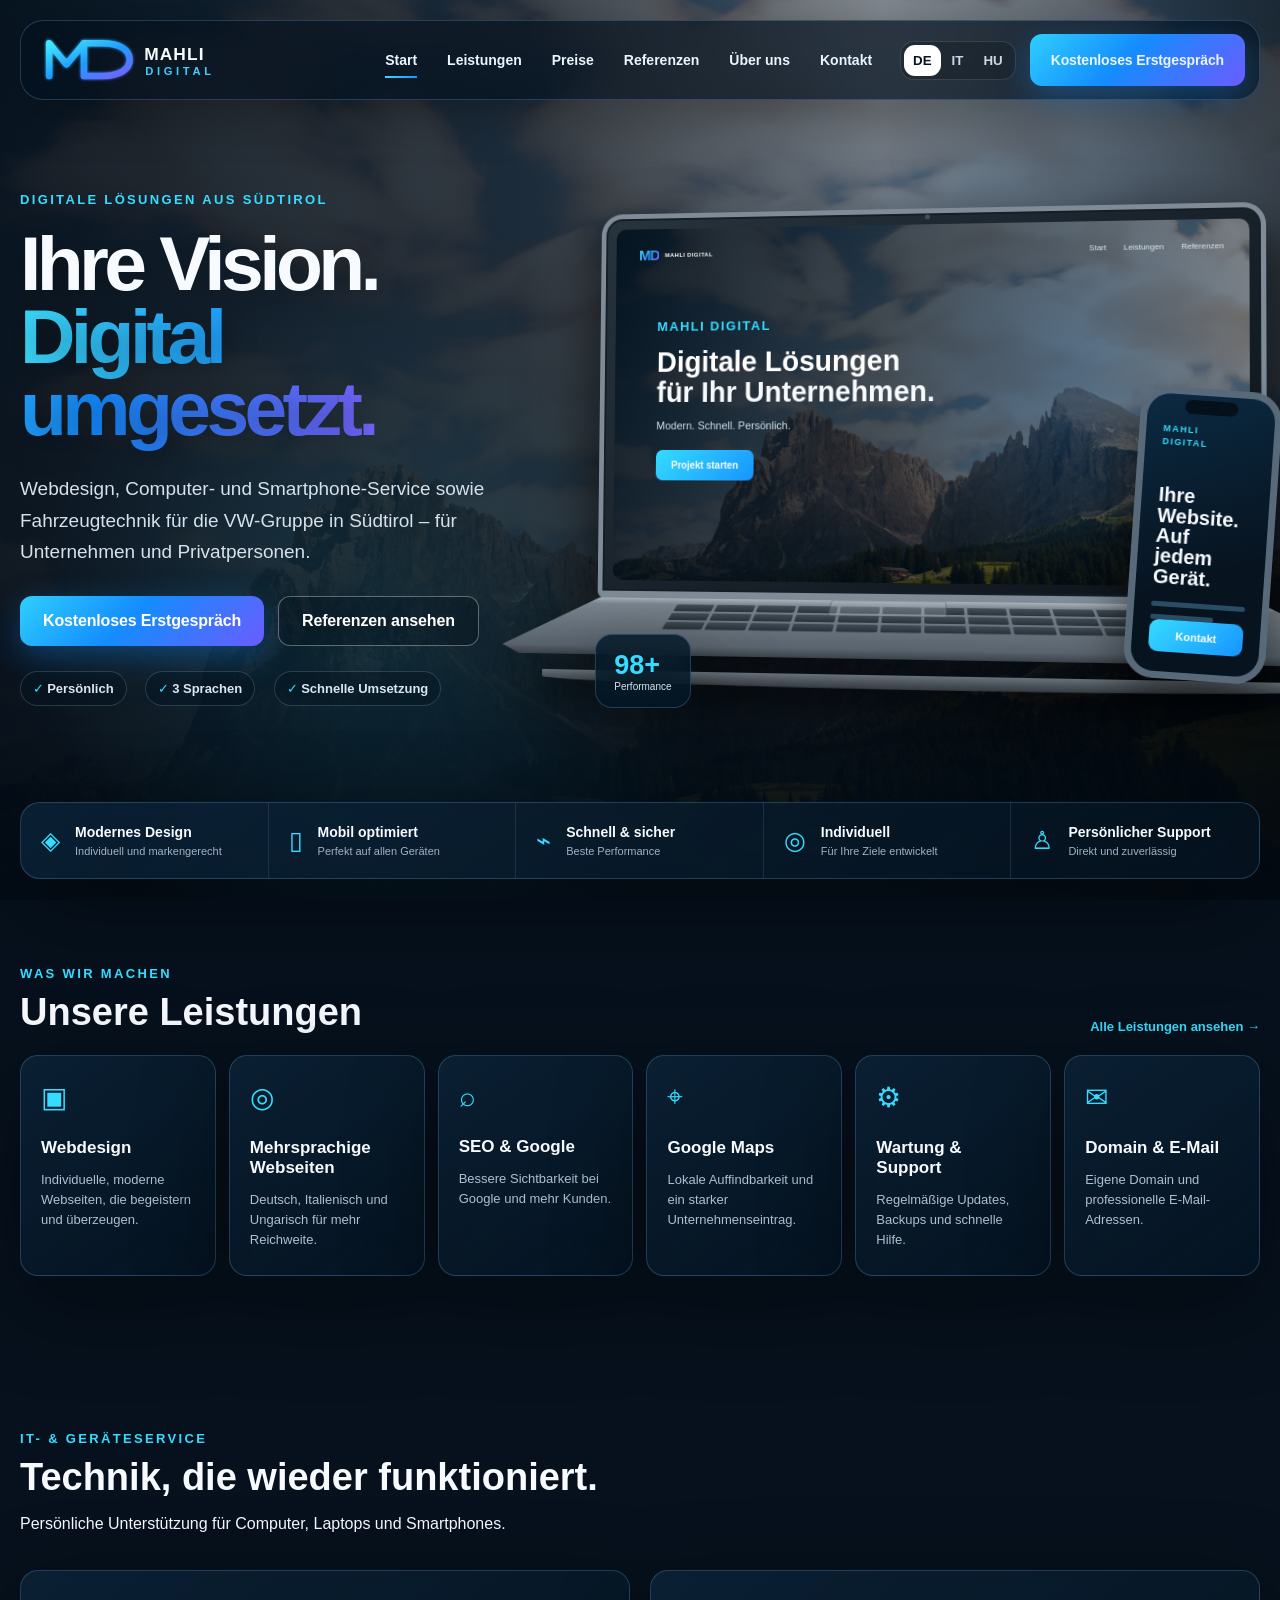
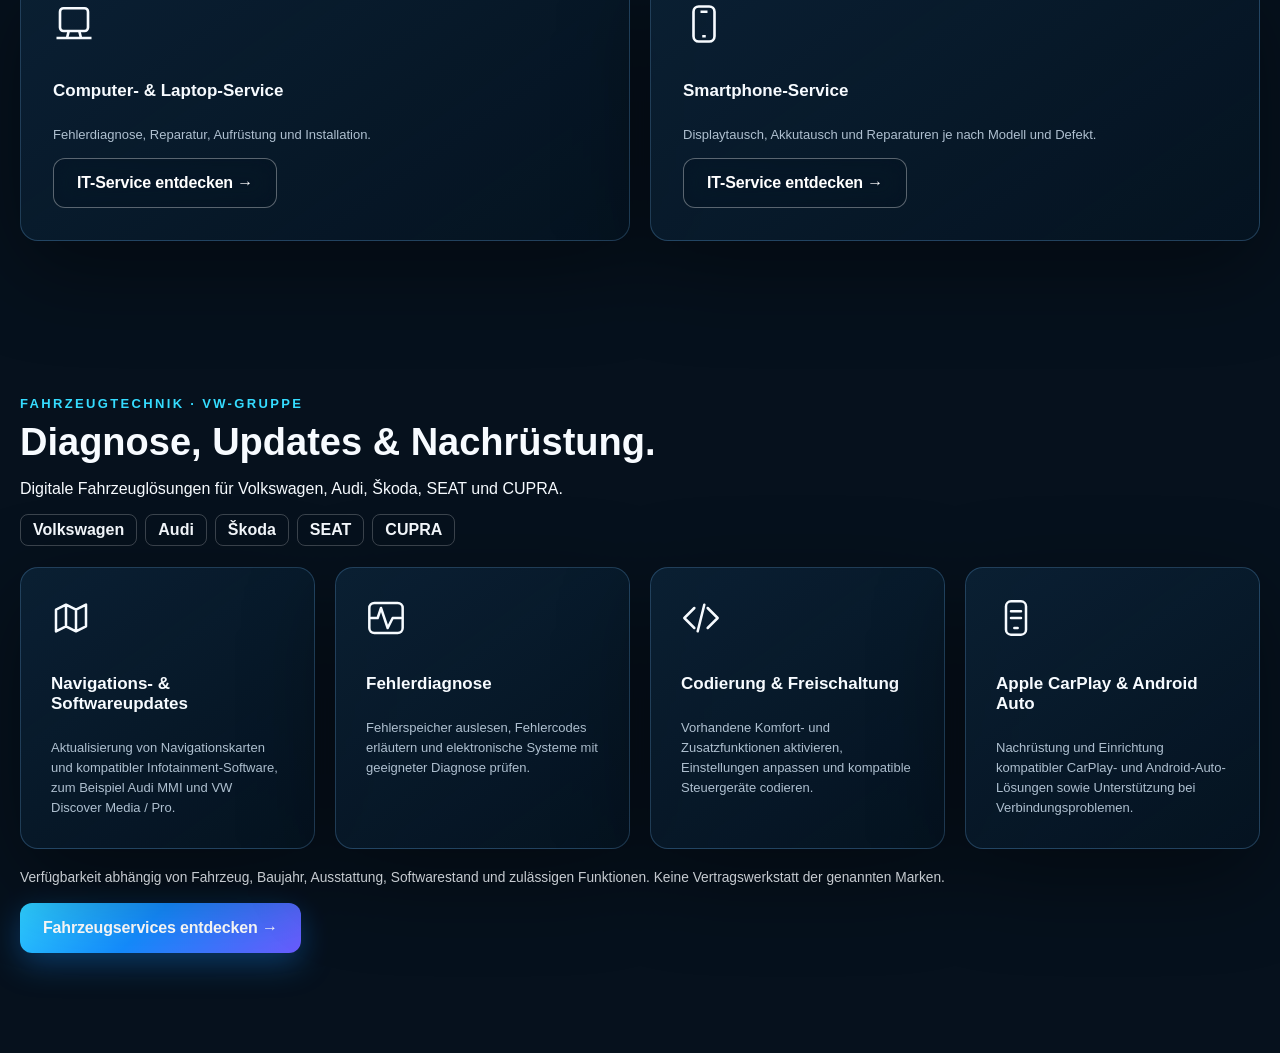
<file: index.html>
<!doctype html>
<html lang="de">
<head>
  <meta charset="utf-8">
  <meta name="viewport" content="width=device-width,initial-scale=1">
  <title>Mahli Digital | Ihre Vision. Digital umgesetzt.</title>
  <meta name="description" content="Webdesign, Computer-Service, Smartphone-Reparatur und VW-Gruppen Fahrzeugdiagnose, Codierung, Navigation und CarPlay in Südtirol.">
  <link rel="icon" href="assets/favicon.svg" type="image/svg+xml">
  <link rel="stylesheet" href="assets/styles.css">

<style id="home-mobile-header-fix-v3">
@media (max-width: 760px){
  html,body{
    overflow-x:hidden!important;
  }

  header.site-header,
  .site-header{
    position:fixed!important;
    top:8px!important;
    left:12px!important;
    right:12px!important;
    width:auto!important;
    max-width:none!important;
    margin:0!important;
    transform:none!important;
    translate:none!important;
    z-index:10000!important;
    box-sizing:border-box!important;
  }

  .site-header .header-inner,
  .site-header .nav-inner,
  .site-header .nav-wrap,
  .site-header .navbar,
  header .header-inner,
  header .nav-inner{
    width:100%!important;
    max-width:100%!important;
    min-width:0!important;
    margin:0!important;
    box-sizing:border-box!important;
    display:flex!important;
    align-items:center!important;
  }

  .site-header .brand,
  .site-header .logo,
  .site-header .site-logo,
  header .brand,
  header .logo{
    min-width:0!important;
    flex:0 1 auto!important;
    max-width:44%!important;
  }

  .site-header .brand img,
  .site-header .logo img,
  .site-header .site-logo img,
  header .brand img,
  header .logo img{
    max-width:100%!important;
    height:auto!important;
  }

  .site-header .menu-toggle,
  .site-header .nav-toggle,
  .site-header .hamburger,
  header .menu-toggle,
  header .nav-toggle,
  header .hamburger{
    flex:0 0 auto!important;
    margin-left:auto!important;
  }

  .site-header .lang-switch,
  .site-header .language-switcher,
  .site-header .languages,
  header .lang-switch,
  header .language-switcher{
    flex:0 0 auto!important;
    width:auto!important;
    max-width:none!important;
    margin-left:10px!important;
  }

  .site-header nav,
  .site-header .mobile-nav,
  header .mobile-nav{
    max-width:100%!important;
    box-sizing:border-box!important;
  }

  .site-header.hidden,
  .site-header.hide,
  .site-header.scrolled-away,
  header.hidden,
  header.hide{
    transform:none!important;
    translate:none!important;
    opacity:1!important;
    visibility:visible!important;
  }

  /* prevent first content from sitting under the fixed header */
  body{
    padding-top:88px!important;
  }
}
</style>
</head>
<body>
  <div class="page-bg" aria-hidden="true"></div>
  <header class="site-header">
    <a class="brand" href="index.html" aria-label="Mahli Digital Startseite">
      <img src="assets/logo.svg" alt="Mahli Digital">
    </a>
    <button class="menu-toggle" aria-label="Menü öffnen" aria-expanded="false"><span></span><span></span><span></span></button>
    <nav class="nav" aria-label="Hauptnavigation">
      <a class="active" href="index.html" data-i18n="nav.home">Start</a>
      <a href="leistungen.html" data-i18n="nav.services">Leistungen</a>
      <a href="preise.html" data-i18n="nav.prices">Preise</a>
      <a href="referenzen.html" data-i18n="nav.references">Referenzen</a>
      <a href="ueber-uns.html" data-i18n="nav.about">Über uns</a>
      <a href="kontakt.html" data-i18n="nav.contact">Kontakt</a>
    </nav>
    <div class="header-actions">
      <div class="language-switch" aria-label="Sprache wählen">
        <button data-lang="de" class="active">DE</button>
        <button data-lang="it">IT</button>
        <button data-lang="hu">HU</button>
      </div>
      <a href="kontakt.html" class="btn btn-primary header-cta" data-i18n="nav.cta">Kostenloses Erstgespräch</a>
    </div>
  </header>

  <main>
    <section class="hero" id="top">
      <div class="hero-content reveal">
        <p class="eyebrow" data-i18n="hero.eyebrow">DIGITALE LÖSUNGEN AUS SÜDTIROL</p>
        <h1><span data-i18n="hero.line1">Ihre Vision.</span><br><span class="accent" data-i18n="hero.line2">Digital umgesetzt.</span></h1>
        <p class="hero-copy" data-i18n="hero.copy">Webdesign, Computer- und Smartphone-Service sowie Fahrzeugtechnik für die VW-Gruppe in Südtirol – für Unternehmen und Privatpersonen.</p>
        <div class="hero-buttons">
          <a class="btn btn-primary" href="kontakt.html" data-i18n="hero.primary">Kostenloses Erstgespräch</a>
          <a class="btn btn-ghost" href="referenzen.html" data-i18n="hero.secondary">Referenzen ansehen</a>
        </div>
        <div class="trust-row">
          <span>✓ <b data-i18n="trust.personal">Persönlich</b></span>
          <span>✓ <b data-i18n="trust.languages">3 Sprachen</b></span>
          <span>✓ <b data-i18n="trust.fast">Schnelle Umsetzung</b></span>
        </div>
      </div>

      <div class="hero-visual reveal delay">
        <div class="ambient-glow"></div>
        <div class="laptop" aria-label="Webseiten-Vorschau">
          <div class="laptop-lid">
            <div class="camera"></div>
            <div class="screen">
              <div class="mini-nav">
                <span class="mini-logo"><b>MD</b><small>MAHLI DIGITAL</small></span>
                <span>Start</span><span>Leistungen</span><span>Referenzen</span>
              </div>
              <div class="mini-copy">
                <small>MAHLI DIGITAL</small>
                <strong data-i18n="mock.title">Digitale Lösungen<br>für Ihr Unternehmen.</strong>
                <em data-i18n="mock.sub">Modern. Schnell. Persönlich.</em>
                <button data-i18n="mock.button">Projekt starten</button>
              </div>
            </div>
          </div>
          <div class="laptop-deck">
            <div class="keyboard" aria-hidden="true">
              <i></i><i></i><i></i><i></i><i></i><i></i><i></i><i></i><i></i><i></i><i></i><i></i>
              <i></i><i></i><i></i><i></i><i></i><i></i><i></i><i></i><i></i><i></i><i></i><i></i>
              <i></i><i></i><i></i><i></i><i></i><i></i><i></i><i></i><i></i><i></i><i></i><i></i>
            </div>
            <div class="trackpad"></div>
          </div>
          <div class="laptop-front-lip"></div>
        </div>
        <div class="phone">
          <div class="phone-notch"></div>
          <small>MAHLI<br>DIGITAL</small>
          <strong data-i18n="phone.title">Ihre Website.<br>Auf jedem Gerät.</strong>
          <span class="phone-line"></span><span class="phone-line short"></span>
          <a href="kontakt.html" data-i18n="phone.button">Kontakt</a>
        </div>
        <div class="performance"><b>98+</b><span data-i18n="performance">Performance</span></div>
      </div>
    </section>

    <section class="quick-benefits glass-strip reveal">
      <article><span class="icon">◈</span><div><h3 data-i18n="benefit.design">Modernes Design</h3><p data-i18n="benefit.designText">Individuell und markengerecht</p></div></article>
      <article><span class="icon">▯</span><div><h3 data-i18n="benefit.mobile">Mobil optimiert</h3><p data-i18n="benefit.mobileText">Perfekt auf allen Geräten</p></div></article>
      <article><span class="icon">⌁</span><div><h3 data-i18n="benefit.speed">Schnell & sicher</h3><p data-i18n="benefit.speedText">Beste Performance</p></div></article>
      <article><span class="icon">◎</span><div><h3 data-i18n="benefit.custom">Individuell</h3><p data-i18n="benefit.customText">Für Ihre Ziele entwickelt</p></div></article>
      <article><span class="icon">♙</span><div><h3 data-i18n="benefit.support">Persönlicher Support</h3><p data-i18n="benefit.supportText">Direkt und zuverlässig</p></div></article>
    </section>

    <section class="preview-section reveal">
      <div class="section-head"><div><p class="eyebrow" data-i18n="services.kicker">WAS WIR MACHEN</p><h2 data-i18n="services.title">Unsere Leistungen</h2></div><a href="leistungen.html" data-i18n="services.all">Alle Leistungen ansehen →</a></div>
      <div class="service-grid">
        <article class="glass-card"><span>▣</span><h3 data-i18n="services.web">Webdesign</h3><p data-i18n="services.webText">Individuelle, moderne Webseiten, die begeistern und überzeugen.</p></article>
        <article class="glass-card"><span>◎</span><h3 data-i18n="services.multi">Mehrsprachige Webseiten</h3><p data-i18n="services.multiText">Deutsch, Italienisch und Ungarisch für mehr Reichweite.</p></article>
        <article class="glass-card"><span>⌕</span><h3 data-i18n="services.seo">SEO & Google</h3><p data-i18n="services.seoText">Bessere Sichtbarkeit bei Google und mehr Kunden.</p></article>
        <article class="glass-card"><span>⌖</span><h3 data-i18n="services.maps">Google Maps</h3><p data-i18n="services.mapsText">Lokale Auffindbarkeit und ein starker Unternehmenseintrag.</p></article>
        <article class="glass-card"><span>⚙</span><h3 data-i18n="services.care">Wartung & Support</h3><p data-i18n="services.careText">Regelmäßige Updates, Backups und schnelle Hilfe.</p></article>
        <article class="glass-card"><span>✉</span><h3 data-i18n="services.domain">Domain & E-Mail</h3><p data-i18n="services.domainText">Eigene Domain und professionelle E-Mail-Adressen.</p></article>
      </div>
    </section>
<section id="it-service" class="preview-section reveal" style="margin-top:40px;scroll-margin-top:140px"><div class="section-head"><div><p class="eyebrow" data-i18n="repair.kicker">IT- &amp; GERÄTESERVICE</p><h2 data-i18n="repair.title">Technik, die wieder funktioniert.</h2><p data-i18n="repair.intro">Persönliche Unterstützung für Computer, Laptops und Smartphones.</p></div></div><div style="display:grid;grid-template-columns:repeat(auto-fit,minmax(min(100%,320px),1fr));gap:20px"><article class="glass-card" style="padding:clamp(20px,3vw,32px);display:flex;flex-direction:column;align-items:flex-start;gap:12px"><svg aria-hidden="true" width="42" height="42" viewBox="0 0 24 24" fill="none" stroke="currentColor" stroke-width="1.5"><rect x="4" y="3" width="16" height="13" rx="2"/><path d="M2 20h20M8 20l1-4m6 0 1 4"/></svg><h3 data-i18n="repair.pc">Computer- &amp; Laptop-Service</h3><p data-i18n="repair.pcText">Fehlerdiagnose, Reparatur, Aufrüstung und Installation.</p><a class="btn btn-ghost" style="margin-top:auto" href="leistungen.html#it-service" data-i18n="repair.more">IT-Service entdecken →</a></article><article class="glass-card" style="padding:clamp(20px,3vw,32px);display:flex;flex-direction:column;align-items:flex-start;gap:12px"><svg aria-hidden="true" width="42" height="42" viewBox="0 0 24 24" fill="none" stroke="currentColor" stroke-width="1.5"><rect x="6" y="2" width="12" height="20" rx="3"/><path d="M10 5h4m-3 14h2"/></svg><h3 data-i18n="repair.phone">Smartphone-Service</h3><p data-i18n="repair.phoneText">Displaytausch, Akkutausch und Reparaturen je nach Modell und Defekt.</p><a class="btn btn-ghost" style="margin-top:auto" href="leistungen.html#it-service" data-i18n="repair.more">IT-Service entdecken →</a></article></div></section>
<section id="vehicle-service" class="preview-section reveal" style="margin-top:40px;scroll-margin-top:140px"><div class="section-head"><div><p class="eyebrow" data-i18n="auto.kicker">FAHRZEUGTECHNIK · VW-GRUPPE</p><h2 data-i18n="auto.title">Diagnose, Updates &amp; Nachrüstung.</h2><p data-i18n="auto.intro">Digitale Fahrzeuglösungen für Volkswagen, Audi, Škoda, SEAT und CUPRA.</p><div style="display:flex;flex-wrap:wrap;gap:8px;margin-top:16px"><span style="font-weight:700;border:1px solid rgba(255,255,255,.22);border-radius:8px;padding:6px 12px">Volkswagen</span><span style="font-weight:700;border:1px solid rgba(255,255,255,.22);border-radius:8px;padding:6px 12px">Audi</span><span style="font-weight:700;border:1px solid rgba(255,255,255,.22);border-radius:8px;padding:6px 12px">Škoda</span><span style="font-weight:700;border:1px solid rgba(255,255,255,.22);border-radius:8px;padding:6px 12px">SEAT</span><span style="font-weight:700;border:1px solid rgba(255,255,255,.22);border-radius:8px;padding:6px 12px">CUPRA</span></div></div></div><div style="display:grid;grid-template-columns:repeat(auto-fit,minmax(min(100%,270px),1fr));gap:20px"><article class="glass-card" style="padding:clamp(20px,3vw,30px);display:flex;flex-direction:column;align-items:flex-start;gap:12px"><svg aria-hidden="true" width="40" height="40" viewBox="0 0 24 24" fill="none" stroke="currentColor" stroke-width="1.5" stroke-linecap="round" stroke-linejoin="round"><path d="M3 7l6-3 6 3 6-3v13l-6 3-6-3-6 3zM9 4v13m6-10v13"/></svg><h3 data-i18n="auto.update">Navigations- &amp; Softwareupdates</h3><p data-i18n="auto.updateText">Aktualisierung von Navigationskarten und kompatibler Infotainment-Software, zum Beispiel Audi MMI und VW Discover Media / Pro.</p></article><article class="glass-card" style="padding:clamp(20px,3vw,30px);display:flex;flex-direction:column;align-items:flex-start;gap:12px"><svg aria-hidden="true" width="40" height="40" viewBox="0 0 24 24" fill="none" stroke="currentColor" stroke-width="1.5" stroke-linecap="round" stroke-linejoin="round"><path d="M3 12h4l2-6 4 12 3-6h5"/><rect x="2" y="3" width="20" height="18" rx="3"/></svg><h3 data-i18n="auto.diag">Fehlerdiagnose</h3><p data-i18n="auto.diagText">Fehlerspeicher auslesen, Fehlercodes erläutern und elektronische Systeme mit geeigneter Diagnose prüfen.</p></article><article class="glass-card" style="padding:clamp(20px,3vw,30px);display:flex;flex-direction:column;align-items:flex-start;gap:12px"><svg aria-hidden="true" width="40" height="40" viewBox="0 0 24 24" fill="none" stroke="currentColor" stroke-width="1.5" stroke-linecap="round" stroke-linejoin="round"><path d="M8 6l-6 6 6 6m8-12l6 6-6 6M14 4l-4 16"/></svg><h3 data-i18n="auto.coding">Codierung &amp; Freischaltung</h3><p data-i18n="auto.codingText">Vorhandene Komfort- und Zusatzfunktionen aktivieren, Einstellungen anpassen und kompatible Steuergeräte codieren.</p></article><article class="glass-card" style="padding:clamp(20px,3vw,30px);display:flex;flex-direction:column;align-items:flex-start;gap:12px"><svg aria-hidden="true" width="40" height="40" viewBox="0 0 24 24" fill="none" stroke="currentColor" stroke-width="1.5" stroke-linecap="round" stroke-linejoin="round"><rect x="6" y="2" width="12" height="20" rx="3"/><path d="M9 8h6m-6 4h6m-4 6h2"/></svg><h3 data-i18n="auto.connect">Apple CarPlay &amp; Android Auto</h3><p data-i18n="auto.connectText">Nachrüstung und Einrichtung kompatibler CarPlay- und Android-Auto-Lösungen sowie Unterstützung bei Verbindungsproblemen.</p></article></div><p style="font-size:.86rem;opacity:.8;margin-top:18px;line-height:1.6" data-i18n="auto.note">Verfügbarkeit abhängig von Fahrzeug, Baujahr, Ausstattung, Softwarestand und zulässigen Funktionen. Keine Vertragswerkstatt der genannten Marken.</p><a class="btn btn-primary" href="leistungen.html#vehicle-service" data-i18n="auto.more">Fahrzeugservices entdecken →</a></section>
  </main>

  <script src="assets/app.js"></script>
</body>
</html>
</file>
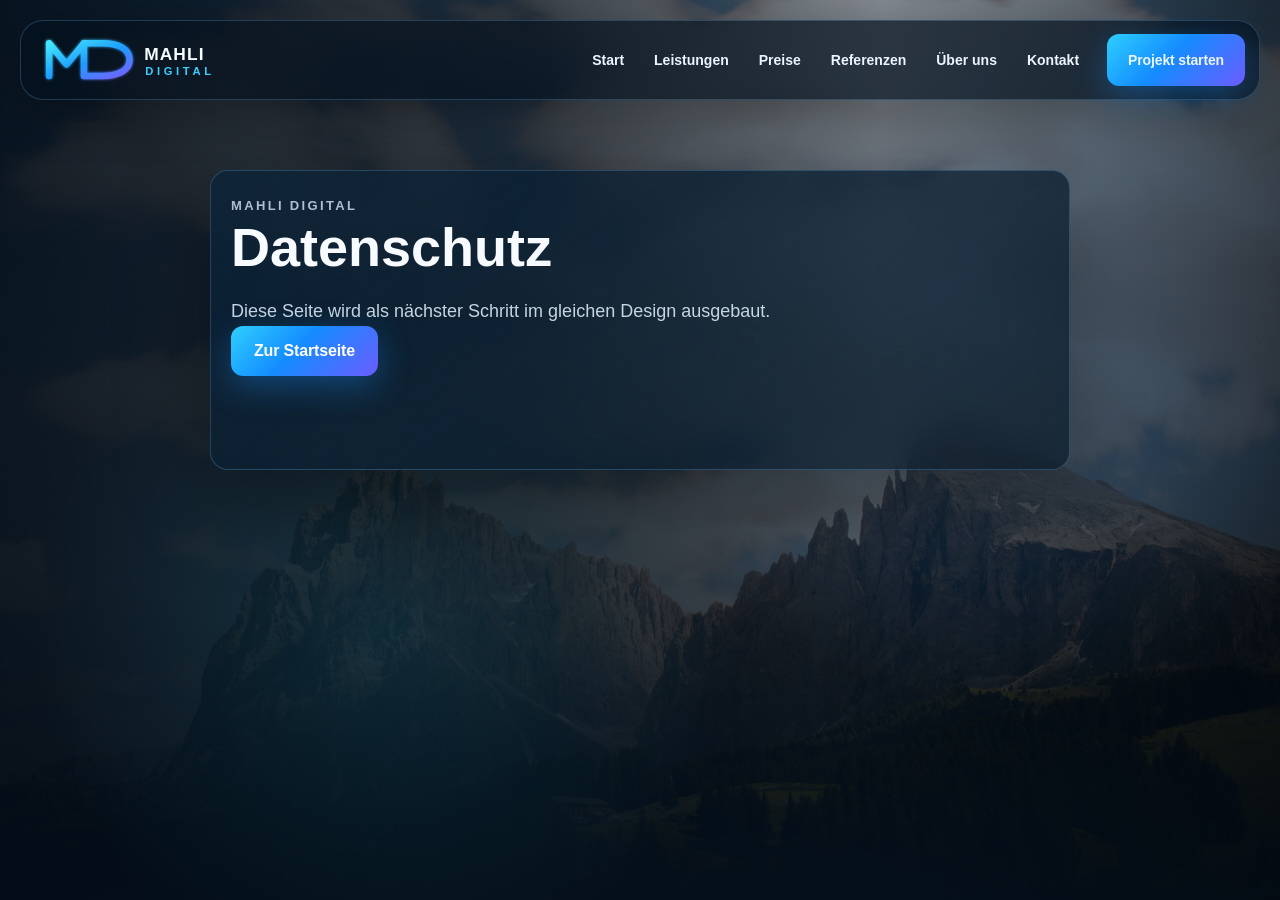
<file: datenschutz.html>
<!doctype html><html lang="de"><head><meta charset="utf-8"><meta name="viewport" content="width=device-width,initial-scale=1"><title>Datenschutz | Mahli Digital</title><link rel="icon" href="assets/favicon.svg"><link rel="stylesheet" href="assets/styles.css"></head><body><div class="page-bg"></div><header class="site-header"><a class="brand" href="index.html"><img src="assets/logo.svg" alt="Mahli Digital"></a><nav class="nav"><a href="index.html">Start</a><a href="leistungen.html">Leistungen</a><a href="preise.html">Preise</a><a href="referenzen.html">Referenzen</a><a href="ueber-uns.html">Über uns</a><a href="kontakt.html">Kontakt</a></nav><div class="header-actions"><a class="btn btn-primary header-cta" href="kontakt.html">Projekt starten</a></div></header><main class="preview-section" style="padding-top:170px;min-height:100vh"><div class="glass-card" style="max-width:860px;margin:auto;min-height:300px"><p class="eyebrow">MAHLI DIGITAL</p><h1 style="font-size:54px;margin:0 0 20px">Datenschutz</h1><p style="color:#c7d5e2;font-size:18px">Diese Seite wird als nächster Schritt im gleichen Design ausgebaut.</p><a class="btn btn-primary" href="index.html">Zur Startseite</a></div></main></body></html>
</file>
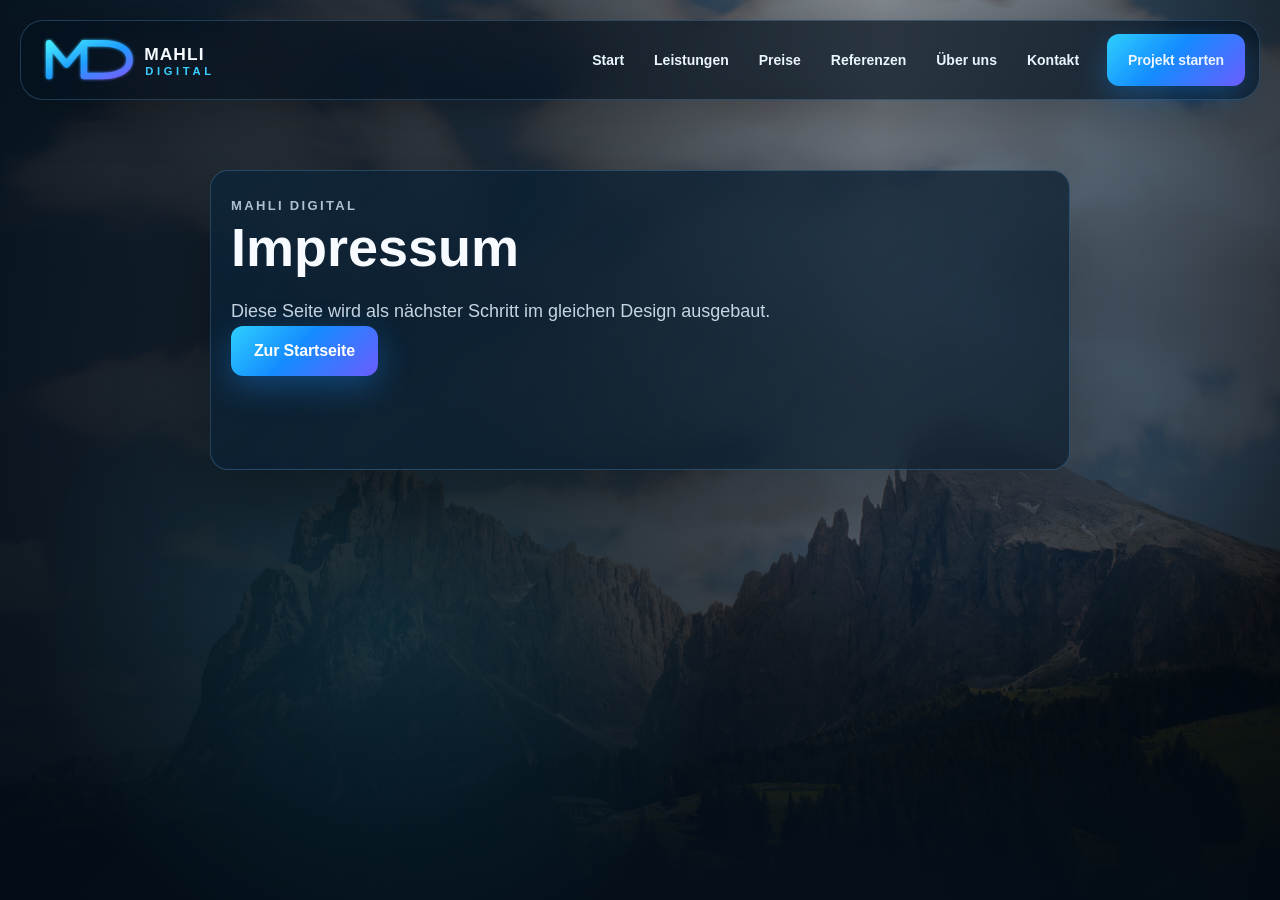
<file: impressum.html>
<!doctype html><html lang="de"><head><meta charset="utf-8"><meta name="viewport" content="width=device-width,initial-scale=1"><title>Impressum | Mahli Digital</title><link rel="icon" href="assets/favicon.svg"><link rel="stylesheet" href="assets/styles.css"></head><body><div class="page-bg"></div><header class="site-header"><a class="brand" href="index.html"><img src="assets/logo.svg" alt="Mahli Digital"></a><nav class="nav"><a href="index.html">Start</a><a href="leistungen.html">Leistungen</a><a href="preise.html">Preise</a><a href="referenzen.html">Referenzen</a><a href="ueber-uns.html">Über uns</a><a href="kontakt.html">Kontakt</a></nav><div class="header-actions"><a class="btn btn-primary header-cta" href="kontakt.html">Projekt starten</a></div></header><main class="preview-section" style="padding-top:170px;min-height:100vh"><div class="glass-card" style="max-width:860px;margin:auto;min-height:300px"><p class="eyebrow">MAHLI DIGITAL</p><h1 style="font-size:54px;margin:0 0 20px">Impressum</h1><p style="color:#c7d5e2;font-size:18px">Diese Seite wird als nächster Schritt im gleichen Design ausgebaut.</p><a class="btn btn-primary" href="index.html">Zur Startseite</a></div></main></body></html>
</file>
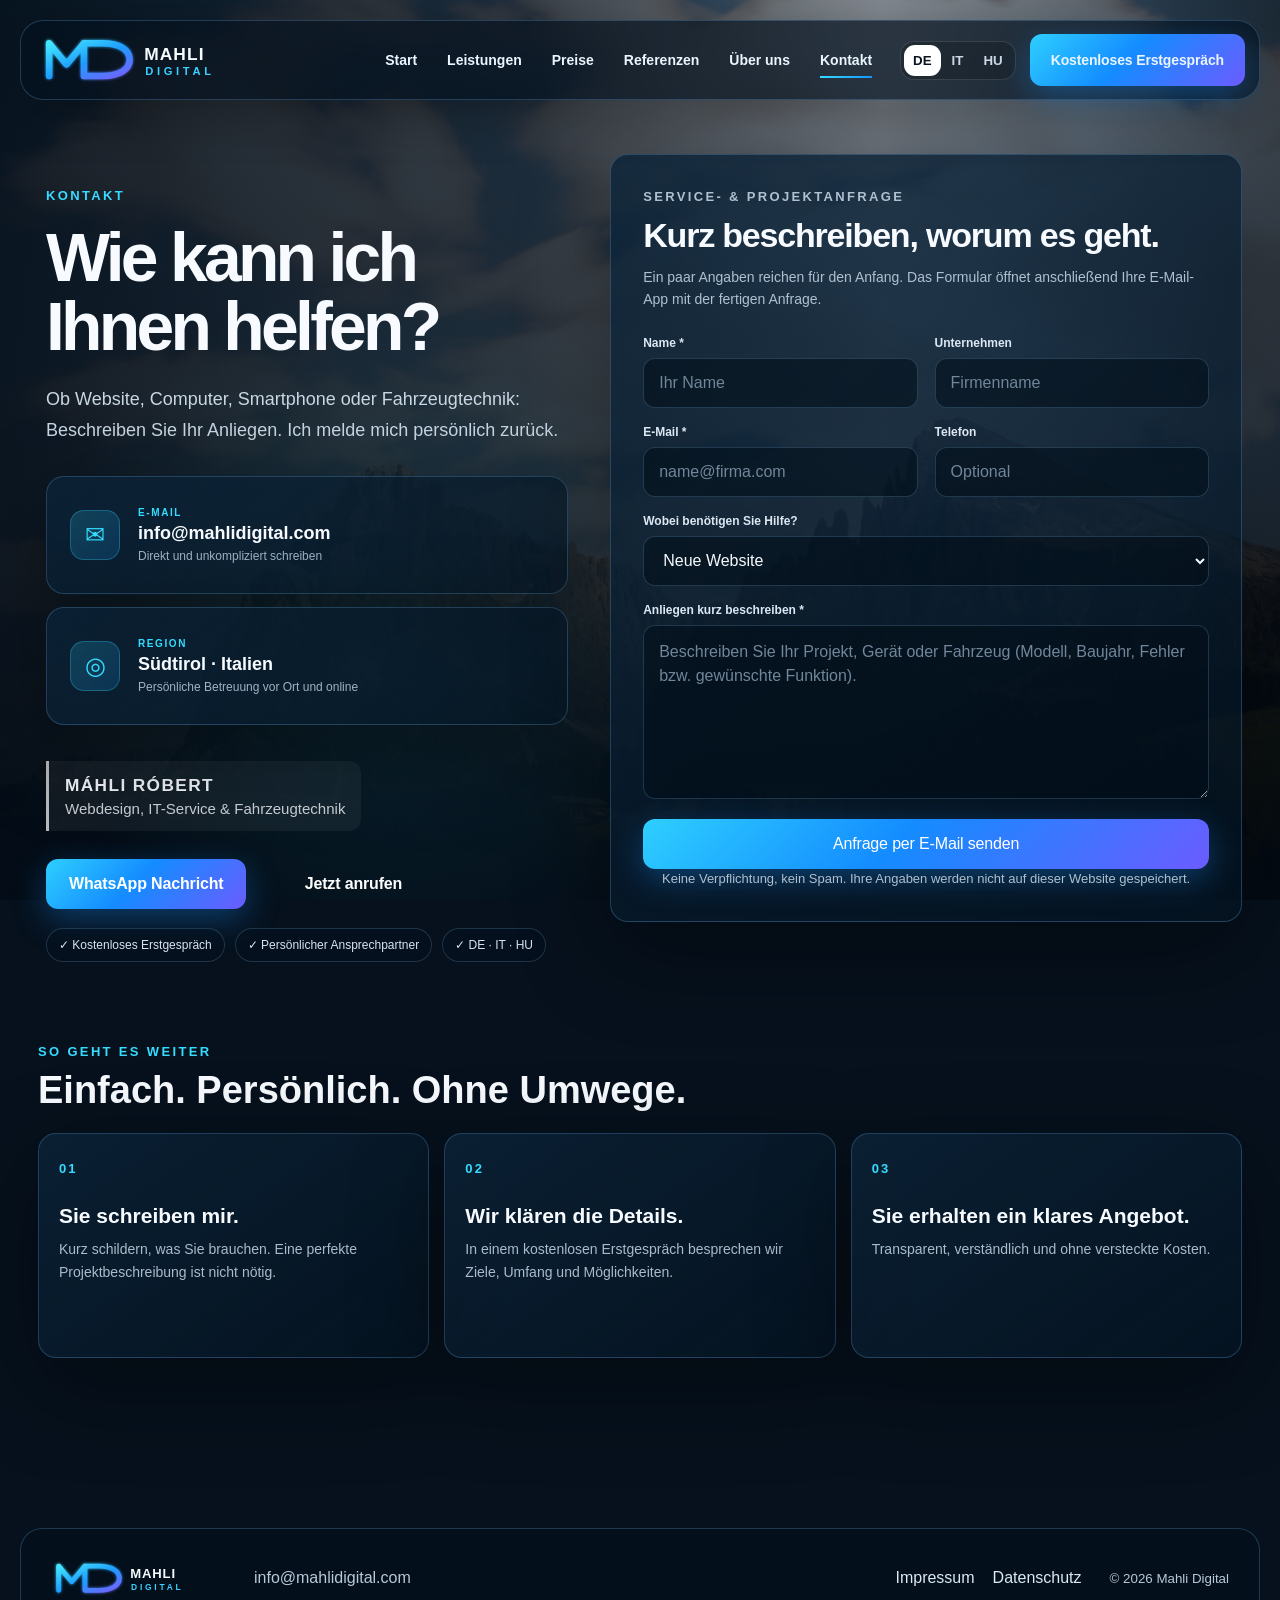
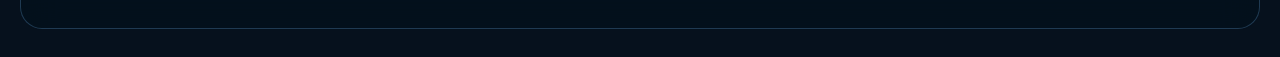
<file: kontakt.html>
<!doctype html>
<html lang="de"><head><meta charset="utf-8"><meta name="viewport" content="width=device-width,initial-scale=1"><title>Kontakt | Mahli Digital</title><meta name="description" content="Kontaktieren Sie Mahli Digital für Webdesign, IT-Service, Smartphone-Reparaturen und Fahrzeugtechnik der VW-Gruppe in Südtirol."><link rel="icon" href="assets/favicon.svg" type="image/svg+xml"><link rel="stylesheet" href="assets/styles.css">
<style>
.contact-person{margin:18px 0 16px;padding:14px 16px;border-left:3px solid rgba(255,255,255,.7);background:rgba(255,255,255,.055);border-radius:0 12px 12px 0}
.contact-person-name{font-weight:800;letter-spacing:.08em;font-size:1.08rem}
.contact-person-role{margin-top:4px;opacity:.78;font-size:.94rem}
</style>
</head>
<body><div class="page-bg" aria-hidden="true"></div>
<header class="site-header"><a class="brand" href="index.html"><img src="assets/logo.svg" alt="Mahli Digital"></a><button class="menu-toggle" aria-label="Menü öffnen" aria-expanded="false"><span></span><span></span><span></span></button><nav class="nav"><a href="index.html" data-i18n="nav.home">Start</a><a href="leistungen.html" data-i18n="nav.services">Leistungen</a><a href="preise.html" data-i18n="nav.prices">Preise</a><a href="referenzen.html" data-i18n="nav.references">Referenzen</a><a href="ueber-uns.html" data-i18n="nav.about">Über uns</a><a class="active" href="kontakt.html" data-i18n="nav.contact">Kontakt</a></nav><div class="header-actions"><div class="language-switch"><button data-lang="de" class="active">DE</button><button data-lang="it">IT</button><button data-lang="hu">HU</button></div><a href="#projekt" class="btn btn-primary header-cta" data-i18n="nav.cta">Kostenloses Erstgespräch</a></div></header>

<main class="subpage-main contact-main">
<section class="contact-hero reveal">
  <div class="contact-copy">
    <p class="eyebrow" data-i18n="contact.eyebrow">KONTAKT</p>
    <h1 data-i18n="contact.title">Wie kann ich Ihnen helfen?</h1>
    <p class="contact-lead" data-i18n="contact.intro">Ob Website, Computer, Smartphone oder Fahrzeugtechnik: Beschreiben Sie Ihr Anliegen. Ich melde mich persönlich zurück.</p>
    <div class="contact-direct">
      <a class="contact-method glass-card" href="mailto:info@mahlidigital.com"><span>✉</span><div><small data-i18n="contact.emailLabel">E-MAIL</small><strong>info@mahlidigital.com</strong><em data-i18n="contact.emailHint">Direkt und unkompliziert schreiben</em></div></a>
      <div class="contact-method glass-card"><span>◎</span><div><small data-i18n="contact.regionLabel">REGION</small><strong data-i18n="contact.region">Südtirol · Italien</strong><em data-i18n="contact.regionHint">Persönliche Betreuung vor Ort und online</em></div></div>
    </div>
    <div class="contact-action-buttons">
      
<div class="contact-person">
  <div class="contact-person-name">MÁHLI RÓBERT</div>
  <div class="contact-person-role" data-i18n="contact_role">Webdesign, IT-Service &amp; Fahrzeugtechnik</div>
</div>
<a class="btn btn-primary" href="https://wa.me/393285556360" target="_blank" rel="noopener" data-i18n="contact.whatsapp">WhatsApp Nachricht</a>
      <a class="btn btn-secondary" href="tel:+393285556360" data-i18n="contact.call">Jetzt anrufen</a>
    </div>
    <div class="contact-points">
      <span data-i18n="contact.point1">✓ Kostenloses Erstgespräch</span>
      <span data-i18n="contact.point2">✓ Persönlicher Ansprechpartner</span>
      <span data-i18n="contact.point3">✓ DE · IT · HU</span>
    </div>
  </div>

  <form class="contact-form glass-card" id="projekt">
    <div class="form-head"><p class="eyebrow" data-i18n="contact.formKicker">SERVICE- &amp; PROJEKTANFRAGE</p><h2 data-i18n="contact.formTitle">Kurz beschreiben, worum es geht.</h2><p data-i18n="contact.formText">Ein paar Angaben reichen für den Anfang. Das Formular öffnet anschließend Ihre E-Mail-App mit der fertigen Anfrage.</p></div>
    <div class="form-grid">
      <label><span data-i18n="contact.name">Name *</span><input id="contact-name" type="text" required autocomplete="name" data-i18n-placeholder="contact.namePh" placeholder="Ihr Name"></label>
      <label><span data-i18n="contact.company">Unternehmen</span><input id="contact-company" type="text" autocomplete="organization" data-i18n-placeholder="contact.companyPh" placeholder="Firmenname"></label>
      <label><span data-i18n="contact.email">E-Mail *</span><input id="contact-email" type="email" required autocomplete="email" data-i18n-placeholder="contact.emailPh" placeholder="name@firma.com"></label>
      <label><span data-i18n="contact.phone">Telefon</span><input id="contact-phone" type="tel" autocomplete="tel" data-i18n-placeholder="contact.phonePh" placeholder="Optional"></label>
      <label class="full"><span data-i18n="contact.projectType">Wobei benötigen Sie Hilfe?</span><select id="contact-type"><option value="website" data-i18n="contact.opt1">Neue Website</option><option value="relaunch" data-i18n="contact.opt2">Bestehende Website erneuern</option><option value="multilingual" data-i18n="contact.opt3">Mehrsprachige Website</option><option value="seo" data-i18n="contact.opt4">SEO / Google / Sichtbarkeit</option><option value="computer" data-i18n="contact.opt6">Computer- / Laptop-Service</option><option value="smartphone" data-i18n="contact.opt7">Smartphone-Reparatur / Displaytausch</option><option value="auto-update" data-i18n="contact.opt8">Navigation / Softwareupdate</option><option value="auto-diag" data-i18n="contact.opt9">Fahrzeugdiagnose / Fehlercodes</option><option value="auto-coding" data-i18n="contact.opt10">Codierung / Funktionsfreischaltung</option><option value="auto-connect" data-i18n="contact.opt11">Apple CarPlay / Android Auto</option><option value="other" data-i18n="contact.opt5">Etwas anderes</option></select></label>
      <label class="full"><span data-i18n="contact.message">Anliegen kurz beschreiben *</span><textarea id="contact-message" rows="6" required data-i18n-placeholder="contact.messagePh" placeholder="Beschreiben Sie Ihr Projekt, Gerät oder Fahrzeug (Modell, Baujahr, Fehler bzw. gewünschte Funktion)."></textarea></label>
    </div>
    <button class="btn btn-primary contact-submit" type="submit" data-i18n="contact.submit">Anfrage per E-Mail senden</button>
    <p class="form-note" data-i18n="contact.note">Keine Verpflichtung, kein Spam. Ihre Angaben werden nicht auf dieser Website gespeichert.</p>
  </form>
</section>

<section class="contact-next reveal">
  <div class="section-head"><div><p class="eyebrow" data-i18n="contact.nextKicker">SO GEHT ES WEITER</p><h2 data-i18n="contact.nextTitle">Einfach. Persönlich. Ohne Umwege.</h2></div></div>
  <div class="contact-steps">
    <article class="glass-card"><span>01</span><h3 data-i18n="contact.step1t">Sie schreiben mir.</h3><p data-i18n="contact.step1d">Kurz schildern, was Sie brauchen. Eine perfekte Projektbeschreibung ist nicht nötig.</p></article>
    <article class="glass-card"><span>02</span><h3 data-i18n="contact.step2t">Wir klären die Details.</h3><p data-i18n="contact.step2d">In einem kostenlosen Erstgespräch besprechen wir Ziele, Umfang und Möglichkeiten.</p></article>
    <article class="glass-card"><span>03</span><h3 data-i18n="contact.step3t">Sie erhalten ein klares Angebot.</h3><p data-i18n="contact.step3d">Transparent, verständlich und ohne versteckte Kosten.</p></article>
  </div>
</section>
</main>
<footer class="site-footer"><a class="footer-brand" href="index.html"><img src="assets/logo.svg" alt="Mahli Digital"></a><p><a href="mailto:info@mahlidigital.com">info@mahlidigital.com</a></p><div><a href="impressum.html">Impressum</a><a href="datenschutz.html">Datenschutz</a></div><small>© 2026 Mahli Digital</small></footer>
<script src="assets/app.js"></script></body></html>
</file>
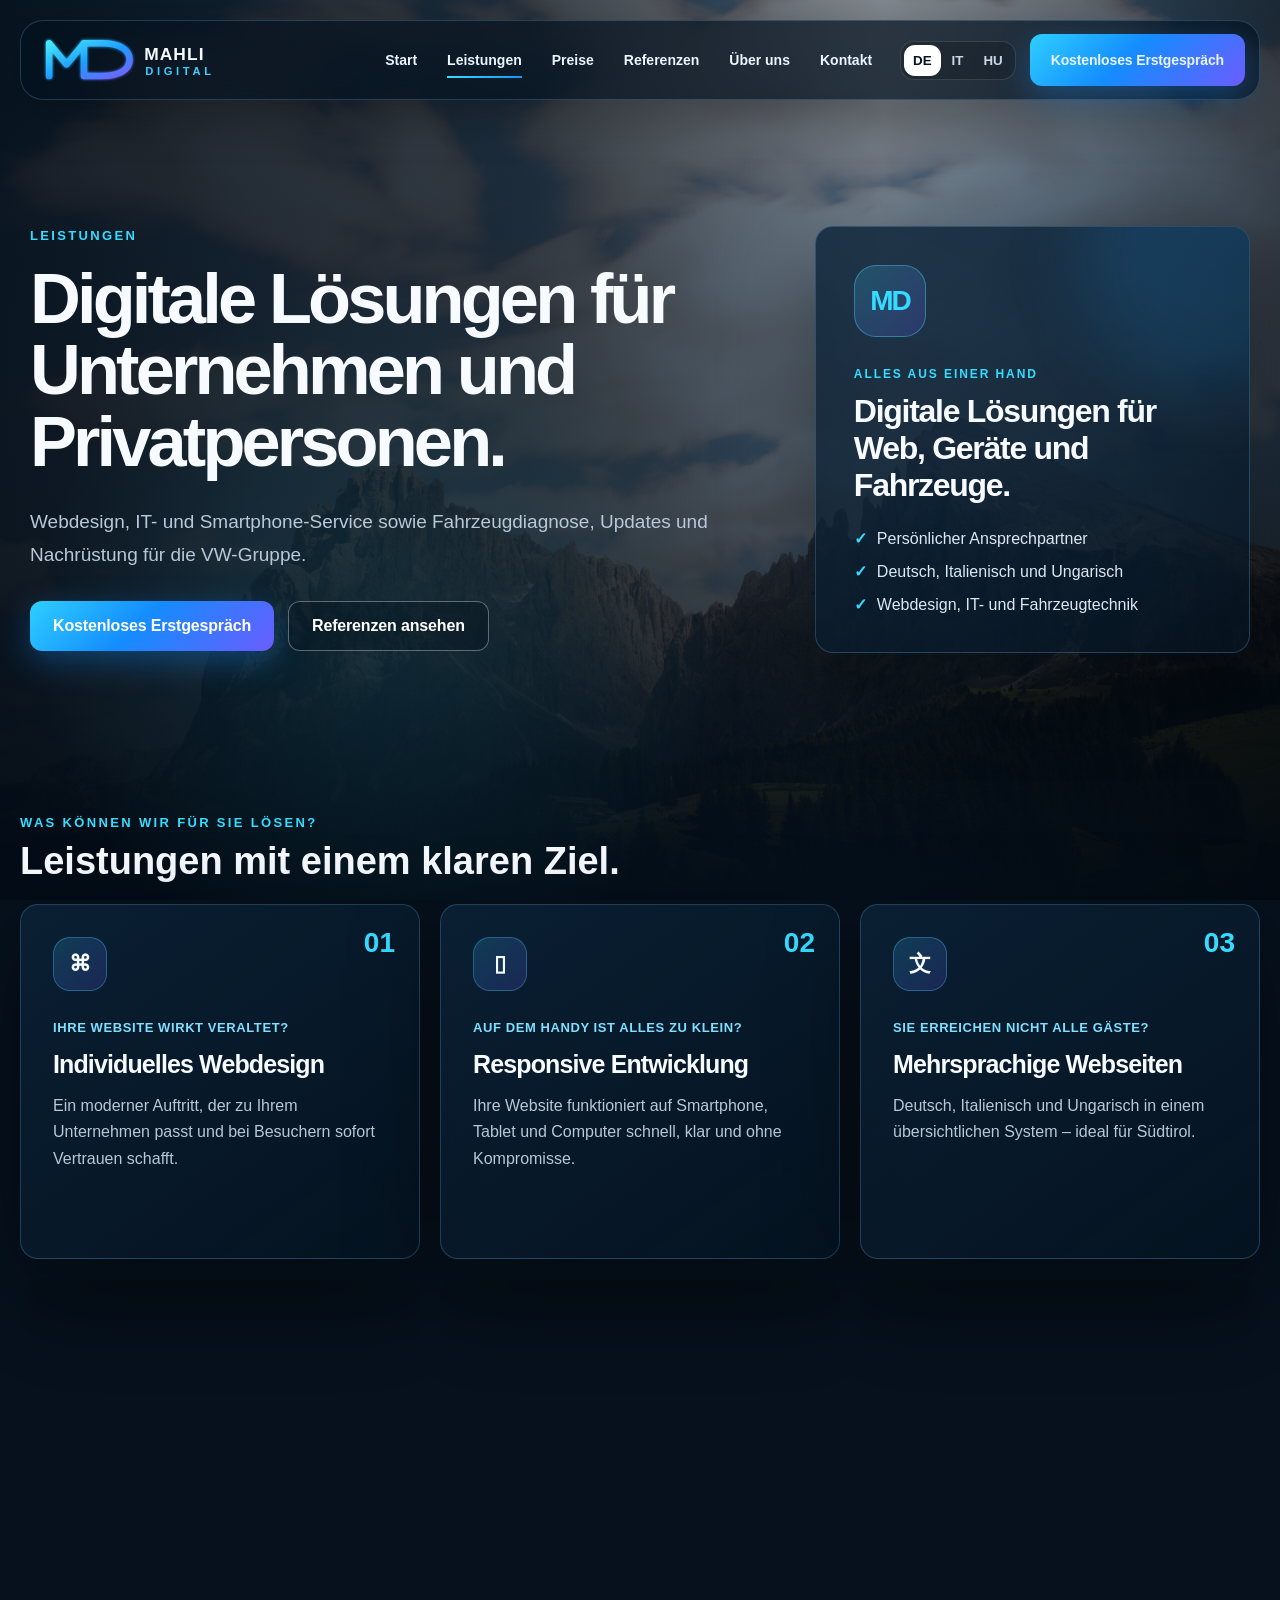
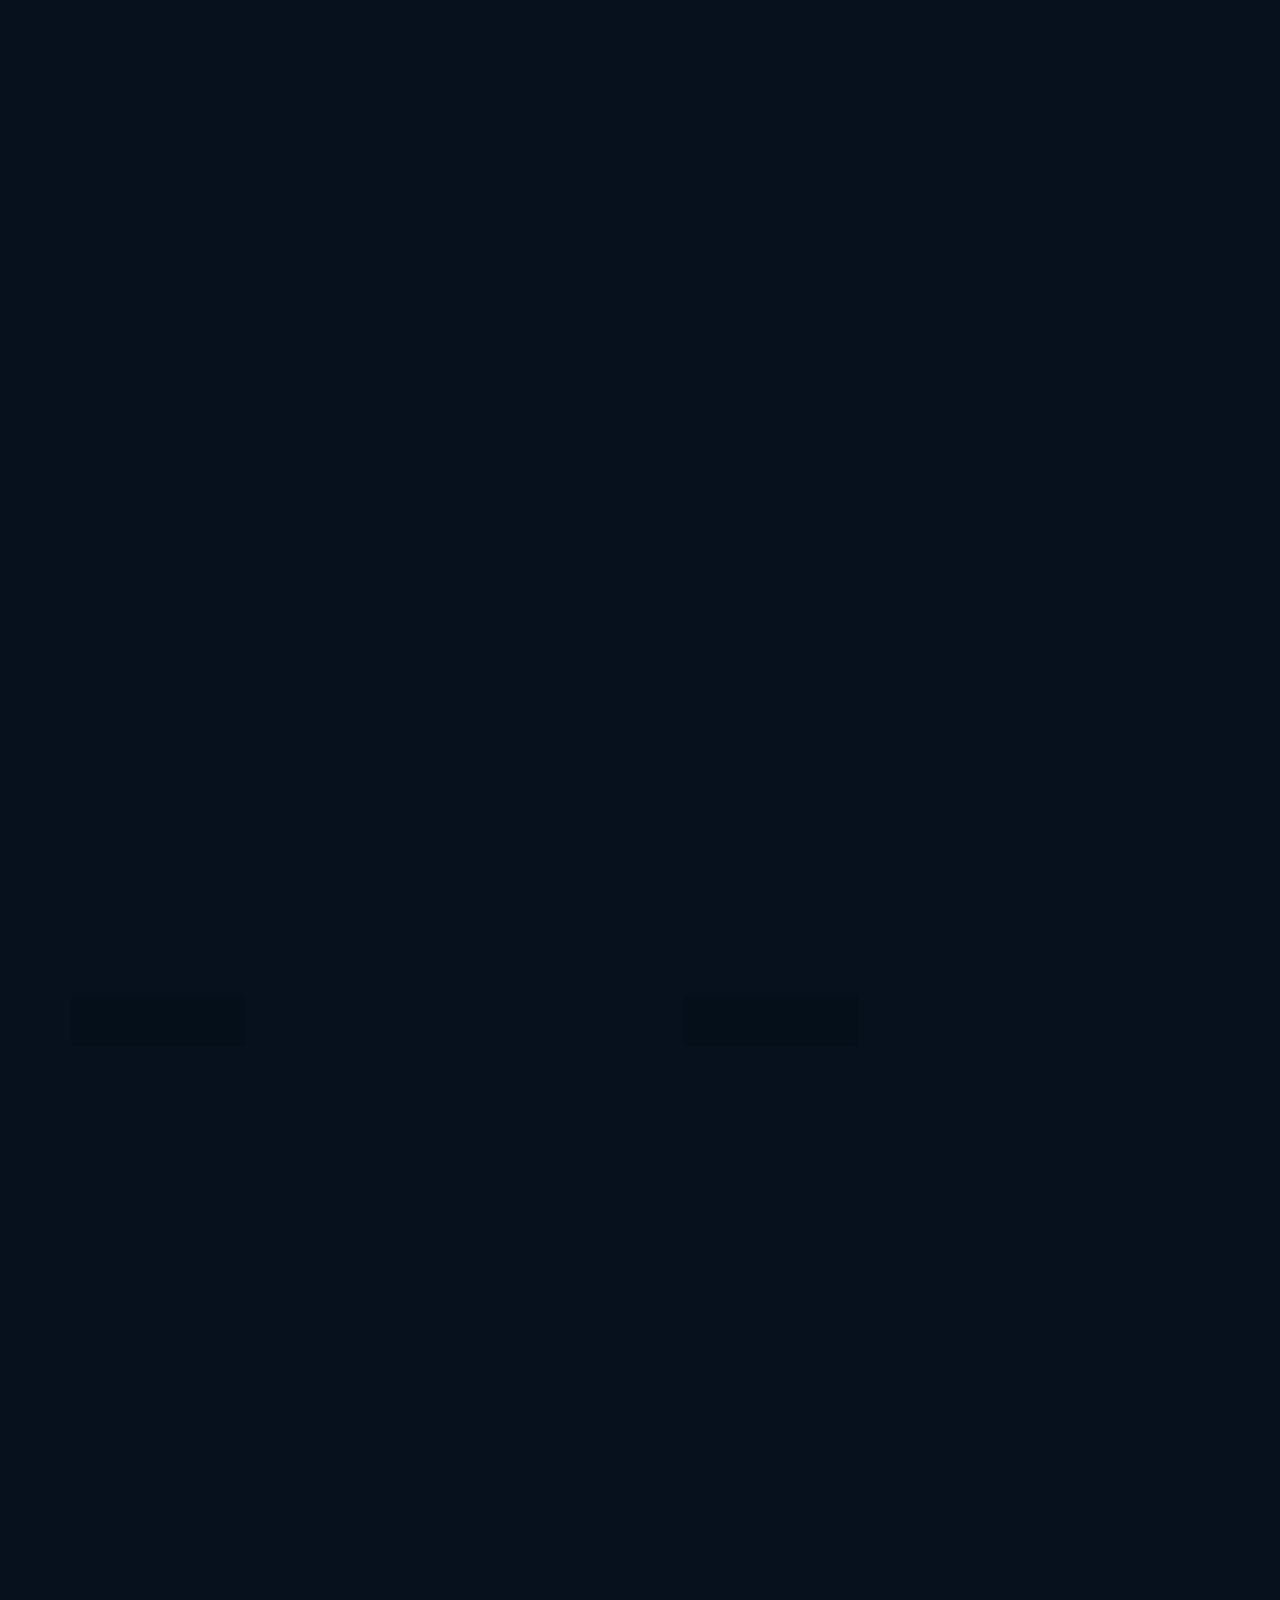
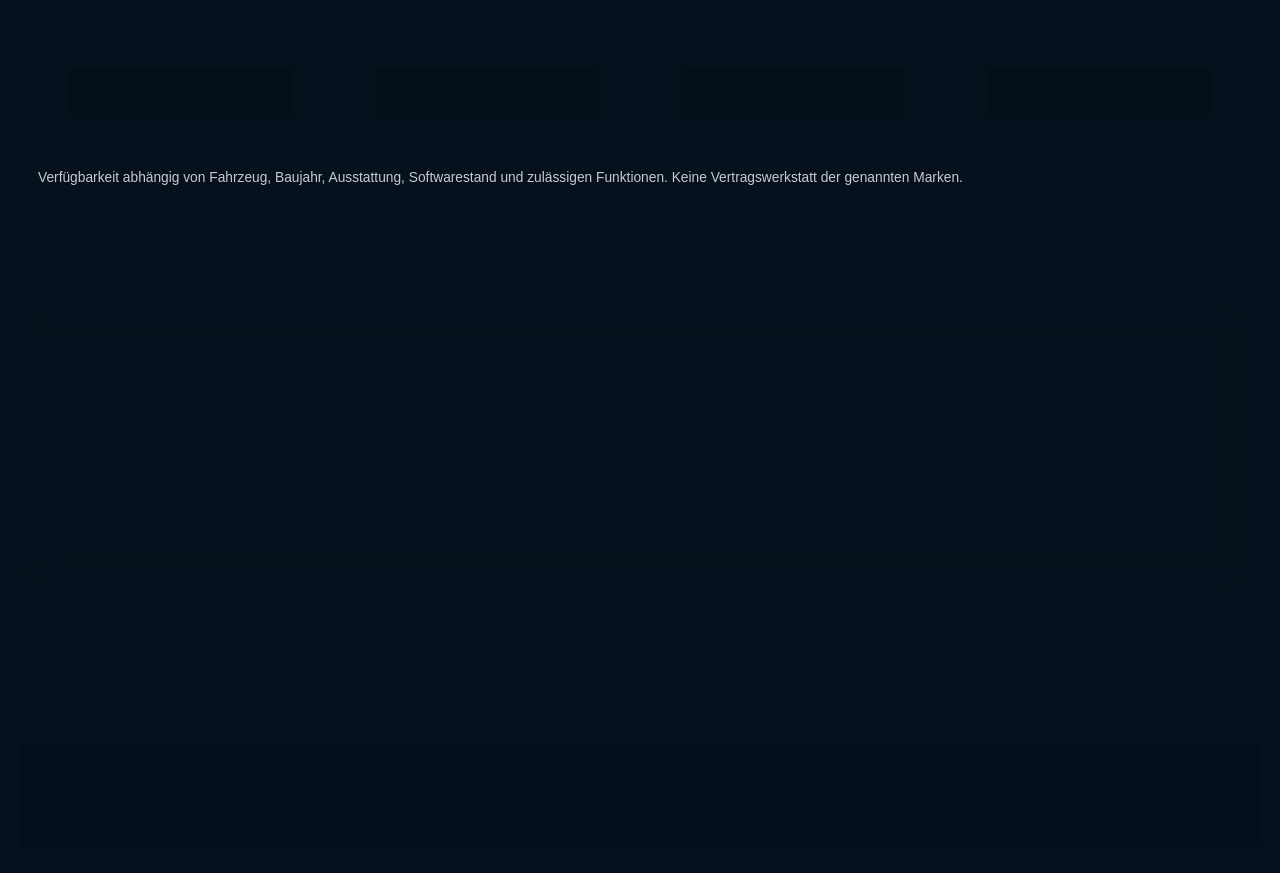
<file: leistungen.html>
<!doctype html>
<html lang="de">
<head>
  <meta charset="utf-8">
  <meta name="viewport" content="width=device-width,initial-scale=1">
  <title>Leistungen | Mahli Digital</title>
  <meta name="description" content="Webdesign, IT-Service, Smartphone-Reparatur sowie VW-Gruppe: Navigation, Softwareupdates, Fahrzeugdiagnose, Codierung, CarPlay und Android Auto in Südtirol.">
  <link rel="icon" href="assets/favicon.svg" type="image/svg+xml">
  <link rel="stylesheet" href="assets/styles.css">
</head>
<body>
  <div class="page-bg" aria-hidden="true"></div>
  <header class="site-header">
    <a class="brand" href="index.html" aria-label="Mahli Digital Startseite">
      <img src="assets/logo.svg" alt="Mahli Digital">
    </a>
    <button class="menu-toggle" aria-label="Menü öffnen" aria-expanded="false"><span></span><span></span><span></span></button>
    <nav class="nav" aria-label="Hauptnavigation">
      <a href="index.html" data-i18n="nav.home">Start</a>
      <a class="active" href="leistungen.html" data-i18n="nav.services">Leistungen</a>
      <a href="preise.html" data-i18n="nav.prices">Preise</a>
      <a href="referenzen.html" data-i18n="nav.references">Referenzen</a>
      <a href="ueber-uns.html" data-i18n="nav.about">Über uns</a>
      <a href="kontakt.html" data-i18n="nav.contact">Kontakt</a>
    </nav>
    <div class="header-actions">
      <div class="language-switch" aria-label="Sprache wählen">
        <button data-lang="de" class="active">DE</button>
        <button data-lang="it">IT</button>
        <button data-lang="hu">HU</button>
      </div>
      <a href="kontakt.html" class="btn btn-primary header-cta" data-i18n="nav.cta">Kostenloses Erstgespräch</a>
    </div>
  </header>

  <main class="subpage-main">
    <section class="subpage-hero reveal">
      <div class="subpage-copy">
        <p class="eyebrow" data-i18n="servicesPage.eyebrow">LEISTUNGEN</p>
        <h1 data-i18n="servicesPage.title">Digitale Lösungen für Unternehmen und Privatpersonen.</h1>
        <p data-i18n="servicesPage.intro">Webdesign, IT- und Smartphone-Service sowie Fahrzeugdiagnose, Updates und Nachrüstung für die VW-Gruppe.</p>
        <div class="hero-buttons">
          <a class="btn btn-primary" href="kontakt.html" data-i18n="servicesPage.primary">Kostenloses Erstgespräch</a>
          <a class="btn btn-ghost" href="referenzen.html" data-i18n="servicesPage.secondary">Referenzen ansehen</a>
        </div>
      </div>
      <div class="service-summary glass-card">
        <span class="summary-mark">MD</span>
        <p data-i18n="servicesPage.summaryKicker">Alles aus einer Hand</p>
        <h2 data-i18n="servicesPage.summaryTitle">Digitale Lösungen für Web, Geräte und Fahrzeuge.</h2>
        <ul>
          <li data-i18n="servicesPage.summary1">Persönlicher Ansprechpartner</li>
          <li data-i18n="servicesPage.summary2">Deutsch, Italienisch und Ungarisch</li>
          <li data-i18n="servicesPage.summary3">Webdesign, IT- und Fahrzeugtechnik</li>
        </ul>
      </div>
    </section>

    <section class="services-problems reveal">
      <div class="section-head">
        <div>
          <p class="eyebrow" data-i18n="servicesPage.problemKicker">WAS KÖNNEN WIR FÜR SIE LÖSEN?</p>
          <h2 data-i18n="servicesPage.problemTitle">Leistungen mit einem klaren Ziel.</h2>
        </div>
      </div>
      <div class="problem-grid">
        <article class="problem-card glass-card">
          <span class="problem-number">01</span>
          <div class="service-icon">⌘</div>
          <p class="problem-question" data-i18n="servicesPage.q1">Ihre Website wirkt veraltet?</p>
          <h3 data-i18n="servicesPage.s1">Individuelles Webdesign</h3>
          <p data-i18n="servicesPage.d1">Ein moderner Auftritt, der zu Ihrem Unternehmen passt und bei Besuchern sofort Vertrauen schafft.</p>
        </article>
        <article class="problem-card glass-card">
          <span class="problem-number">02</span>
          <div class="service-icon">▯</div>
          <p class="problem-question" data-i18n="servicesPage.q2">Auf dem Handy ist alles zu klein?</p>
          <h3 data-i18n="servicesPage.s2">Responsive Entwicklung</h3>
          <p data-i18n="servicesPage.d2">Ihre Website funktioniert auf Smartphone, Tablet und Computer schnell, klar und ohne Kompromisse.</p>
        </article>
        <article class="problem-card glass-card">
          <span class="problem-number">03</span>
          <div class="service-icon">文</div>
          <p class="problem-question" data-i18n="servicesPage.q3">Sie erreichen nicht alle Gäste?</p>
          <h3 data-i18n="servicesPage.s3">Mehrsprachige Webseiten</h3>
          <p data-i18n="servicesPage.d3">Deutsch, Italienisch und Ungarisch in einem übersichtlichen System – ideal für Südtirol.</p>
        </article>
        <article class="problem-card glass-card">
          <span class="problem-number">04</span>
          <div class="service-icon">⌕</div>
          <p class="problem-question" data-i18n="servicesPage.q4">Bei Google werden Sie kaum gefunden?</p>
          <h3 data-i18n="servicesPage.s4">SEO & lokale Sichtbarkeit</h3>
          <p data-i18n="servicesPage.d4">Saubere technische Grundlagen, verständliche Inhalte und eine bessere lokale Auffindbarkeit.</p>
        </article>
        <article class="problem-card glass-card">
          <span class="problem-number">05</span>
          <div class="service-icon">✉</div>
          <p class="problem-question" data-i18n="servicesPage.q5">Domain und E-Mail sind kompliziert?</p>
          <h3 data-i18n="servicesPage.s5">Domain, E-Mail & Hosting</h3>
          <p data-i18n="servicesPage.d5">Eigene Internetadresse, professionelle E-Mail und sichere Veröffentlichung – verständlich eingerichtet.</p>
        </article>
        <article class="problem-card glass-card">
          <span class="problem-number">06</span>
          <div class="service-icon">⚙</div>
          <p class="problem-question" data-i18n="servicesPage.q6">Nach der Übergabe brauchen Sie Hilfe?</p>
          <h3 data-i18n="servicesPage.s6">Wartung & persönlicher Support</h3>
          <p data-i18n="servicesPage.d6">Änderungen, Aktualisierungen und direkte Unterstützung – auch nachdem die Website online ist.</p>
        </article>
      </div>
    </section>

    <section class="included-section reveal">
      <div class="included-panel glass-card">
        <div>
          <p class="eyebrow" data-i18n="servicesPage.includedKicker">STANDARD BEI JEDEM WEBPROJEKT</p>
          <h2 data-i18n="servicesPage.includedTitle">Die wichtigen Grundlagen sind immer dabei.</h2>
        </div>
        <div class="included-grid">
          <span data-i18n="servicesPage.i1">✓ Mobil optimiert</span>
          <span data-i18n="servicesPage.i2">✓ Schnelle Ladezeiten</span>
          <span data-i18n="servicesPage.i3">✓ HTTPS & Cloudflare</span>
          <span data-i18n="servicesPage.i4">✓ SEO-Grundlagen</span>
          <span data-i18n="servicesPage.i5">✓ Persönliche Abstimmung</span>
          <span data-i18n="servicesPage.i6">✓ Transparente Umsetzung</span>
        </div>
      </div>
    </section>

<section id="it-service" class="preview-section reveal" style="margin-top:40px;scroll-margin-top:140px"><div class="section-head"><div><p class="eyebrow" data-i18n="repair.kicker">IT- &amp; GERÄTESERVICE</p><h2 data-i18n="repair.title">Technik, die wieder funktioniert.</h2><p data-i18n="repair.intro">Persönliche Unterstützung für Computer, Laptops und Smartphones.</p></div></div><div style="display:grid;grid-template-columns:repeat(auto-fit,minmax(min(100%,320px),1fr));gap:20px"><article class="glass-card" style="padding:clamp(20px,3vw,32px);display:flex;flex-direction:column;align-items:flex-start;gap:12px"><svg aria-hidden="true" width="42" height="42" viewBox="0 0 24 24" fill="none" stroke="currentColor" stroke-width="1.5"><rect x="4" y="3" width="16" height="13" rx="2"/><path d="M2 20h20M8 20l1-4m6 0 1 4"/></svg><h3 data-i18n="repair.pc">Computer- &amp; Laptop-Service</h3><p data-i18n="repair.pcText">Fehlerdiagnose, Reparatur, Aufrüstung und Installation.</p><ul style="padding-left:1.2em;margin:0;line-height:1.75"><li data-i18n="repair.pc1">Fehlerdiagnose und Hardware-Reparatur</li><li data-i18n="repair.pc2">SSD- und RAM-Aufrüstung</li><li data-i18n="repair.pc3">Windows- und Softwareinstallation</li><li data-i18n="repair.pc4">Reinigung, Datensicherung und Systemoptimierung</li></ul><a class="btn btn-ghost" style="margin-top:auto" href="kontakt.html?service=computer#projekt" data-i18n="repair.cta">Service anfragen</a></article><article class="glass-card" style="padding:clamp(20px,3vw,32px);display:flex;flex-direction:column;align-items:flex-start;gap:12px"><svg aria-hidden="true" width="42" height="42" viewBox="0 0 24 24" fill="none" stroke="currentColor" stroke-width="1.5"><rect x="6" y="2" width="12" height="20" rx="3"/><path d="M10 5h4m-3 14h2"/></svg><h3 data-i18n="repair.phone">Smartphone-Service</h3><p data-i18n="repair.phoneText">Displaytausch, Akkutausch und Reparaturen je nach Modell und Defekt.</p><ul style="padding-left:1.2em;margin:0;line-height:1.75"><li data-i18n="repair.phone1">Displaytausch bei beschädigten Bildschirmen</li><li data-i18n="repair.phone2">Akkutausch je nach Gerät</li><li data-i18n="repair.phone3">Softwareprobleme und Fehlerdiagnose</li><li data-i18n="repair.phone4">Weitere Reparaturen nach Modell und Anfrage</li></ul><a class="btn btn-ghost" style="margin-top:auto" href="kontakt.html?service=smartphone#projekt" data-i18n="repair.cta">Service anfragen</a></article></div></section>
<section id="vehicle-service" class="preview-section reveal" style="margin-top:40px;scroll-margin-top:140px"><div class="section-head"><div><p class="eyebrow" data-i18n="auto.kicker">FAHRZEUGTECHNIK · VW-GRUPPE</p><h2 data-i18n="auto.title">Diagnose, Updates &amp; Nachrüstung.</h2><p data-i18n="auto.intro">Digitale Fahrzeuglösungen für Volkswagen, Audi, Škoda, SEAT und CUPRA.</p><div style="display:flex;flex-wrap:wrap;gap:8px;margin-top:16px"><span style="font-weight:700;border:1px solid rgba(255,255,255,.22);border-radius:8px;padding:6px 12px">Volkswagen</span><span style="font-weight:700;border:1px solid rgba(255,255,255,.22);border-radius:8px;padding:6px 12px">Audi</span><span style="font-weight:700;border:1px solid rgba(255,255,255,.22);border-radius:8px;padding:6px 12px">Škoda</span><span style="font-weight:700;border:1px solid rgba(255,255,255,.22);border-radius:8px;padding:6px 12px">SEAT</span><span style="font-weight:700;border:1px solid rgba(255,255,255,.22);border-radius:8px;padding:6px 12px">CUPRA</span></div></div></div><div style="display:grid;grid-template-columns:repeat(auto-fit,minmax(min(100%,270px),1fr));gap:20px"><article class="glass-card" style="padding:clamp(20px,3vw,30px);display:flex;flex-direction:column;align-items:flex-start;gap:12px"><svg aria-hidden="true" width="40" height="40" viewBox="0 0 24 24" fill="none" stroke="currentColor" stroke-width="1.5" stroke-linecap="round" stroke-linejoin="round"><path d="M3 7l6-3 6 3 6-3v13l-6 3-6-3-6 3zM9 4v13m6-10v13"/></svg><h3 data-i18n="auto.update">Navigations- &amp; Softwareupdates</h3><p data-i18n="auto.updateText">Aktualisierung von Navigationskarten und kompatibler Infotainment-Software, zum Beispiel Audi MMI und VW Discover Media / Pro.</p><a class="btn btn-ghost" style="margin-top:auto" href="kontakt.html?service=auto-update#projekt" data-i18n="auto.cta">Fahrzeugservice anfragen</a></article><article class="glass-card" style="padding:clamp(20px,3vw,30px);display:flex;flex-direction:column;align-items:flex-start;gap:12px"><svg aria-hidden="true" width="40" height="40" viewBox="0 0 24 24" fill="none" stroke="currentColor" stroke-width="1.5" stroke-linecap="round" stroke-linejoin="round"><path d="M3 12h4l2-6 4 12 3-6h5"/><rect x="2" y="3" width="20" height="18" rx="3"/></svg><h3 data-i18n="auto.diag">Fehlerdiagnose</h3><p data-i18n="auto.diagText">Fehlerspeicher auslesen, Fehlercodes erläutern und elektronische Systeme mit geeigneter Diagnose prüfen.</p><a class="btn btn-ghost" style="margin-top:auto" href="kontakt.html?service=auto-diag#projekt" data-i18n="auto.cta">Fahrzeugservice anfragen</a></article><article class="glass-card" style="padding:clamp(20px,3vw,30px);display:flex;flex-direction:column;align-items:flex-start;gap:12px"><svg aria-hidden="true" width="40" height="40" viewBox="0 0 24 24" fill="none" stroke="currentColor" stroke-width="1.5" stroke-linecap="round" stroke-linejoin="round"><path d="M8 6l-6 6 6 6m8-12l6 6-6 6M14 4l-4 16"/></svg><h3 data-i18n="auto.coding">Codierung &amp; Freischaltung</h3><p data-i18n="auto.codingText">Vorhandene Komfort- und Zusatzfunktionen aktivieren, Einstellungen anpassen und kompatible Steuergeräte codieren.</p><a class="btn btn-ghost" style="margin-top:auto" href="kontakt.html?service=auto-coding#projekt" data-i18n="auto.cta">Fahrzeugservice anfragen</a></article><article class="glass-card" style="padding:clamp(20px,3vw,30px);display:flex;flex-direction:column;align-items:flex-start;gap:12px"><svg aria-hidden="true" width="40" height="40" viewBox="0 0 24 24" fill="none" stroke="currentColor" stroke-width="1.5" stroke-linecap="round" stroke-linejoin="round"><rect x="6" y="2" width="12" height="20" rx="3"/><path d="M9 8h6m-6 4h6m-4 6h2"/></svg><h3 data-i18n="auto.connect">Apple CarPlay &amp; Android Auto</h3><p data-i18n="auto.connectText">Nachrüstung und Einrichtung kompatibler CarPlay- und Android-Auto-Lösungen sowie Unterstützung bei Verbindungsproblemen.</p><a class="btn btn-ghost" style="margin-top:auto" href="kontakt.html?service=auto-connect#projekt" data-i18n="auto.cta">Fahrzeugservice anfragen</a></article></div><p style="font-size:.86rem;opacity:.8;margin-top:18px;line-height:1.6" data-i18n="auto.note">Verfügbarkeit abhängig von Fahrzeug, Baujahr, Ausstattung, Softwarestand und zulässigen Funktionen. Keine Vertragswerkstatt der genannten Marken.</p></section>
    <section class="page-cta reveal">
      <div>
        <p class="eyebrow" data-i18n="servicesPage.ctaKicker">IHRE VISION. DIGITAL UMGESETZT.</p>
        <h2 data-i18n="servicesPage.ctaTitle">Lassen Sie uns über Ihr Projekt sprechen.</h2>
        <p data-i18n="servicesPage.ctaText">In einem kostenlosen Erstgespräch klären wir, was Sie wirklich brauchen und welche Lösung sinnvoll ist.</p>
      </div>
      <a class="btn btn-primary" href="kontakt.html" data-i18n="servicesPage.ctaButton">Kostenloses Erstgespräch</a>
    </section>
  </main>

  <footer class="site-footer">
    <a class="footer-brand" href="index.html"><img src="assets/logo.svg" alt="Mahli Digital"></a>
    <p>info@mahlidigital.com</p>
    <div><a href="impressum.html">Impressum</a><a href="datenschutz.html">Datenschutz</a></div>
    <small>© 2026 Mahli Digital</small>
  </footer>

  <script src="assets/app.js"></script>
</body>
</html>
</file>
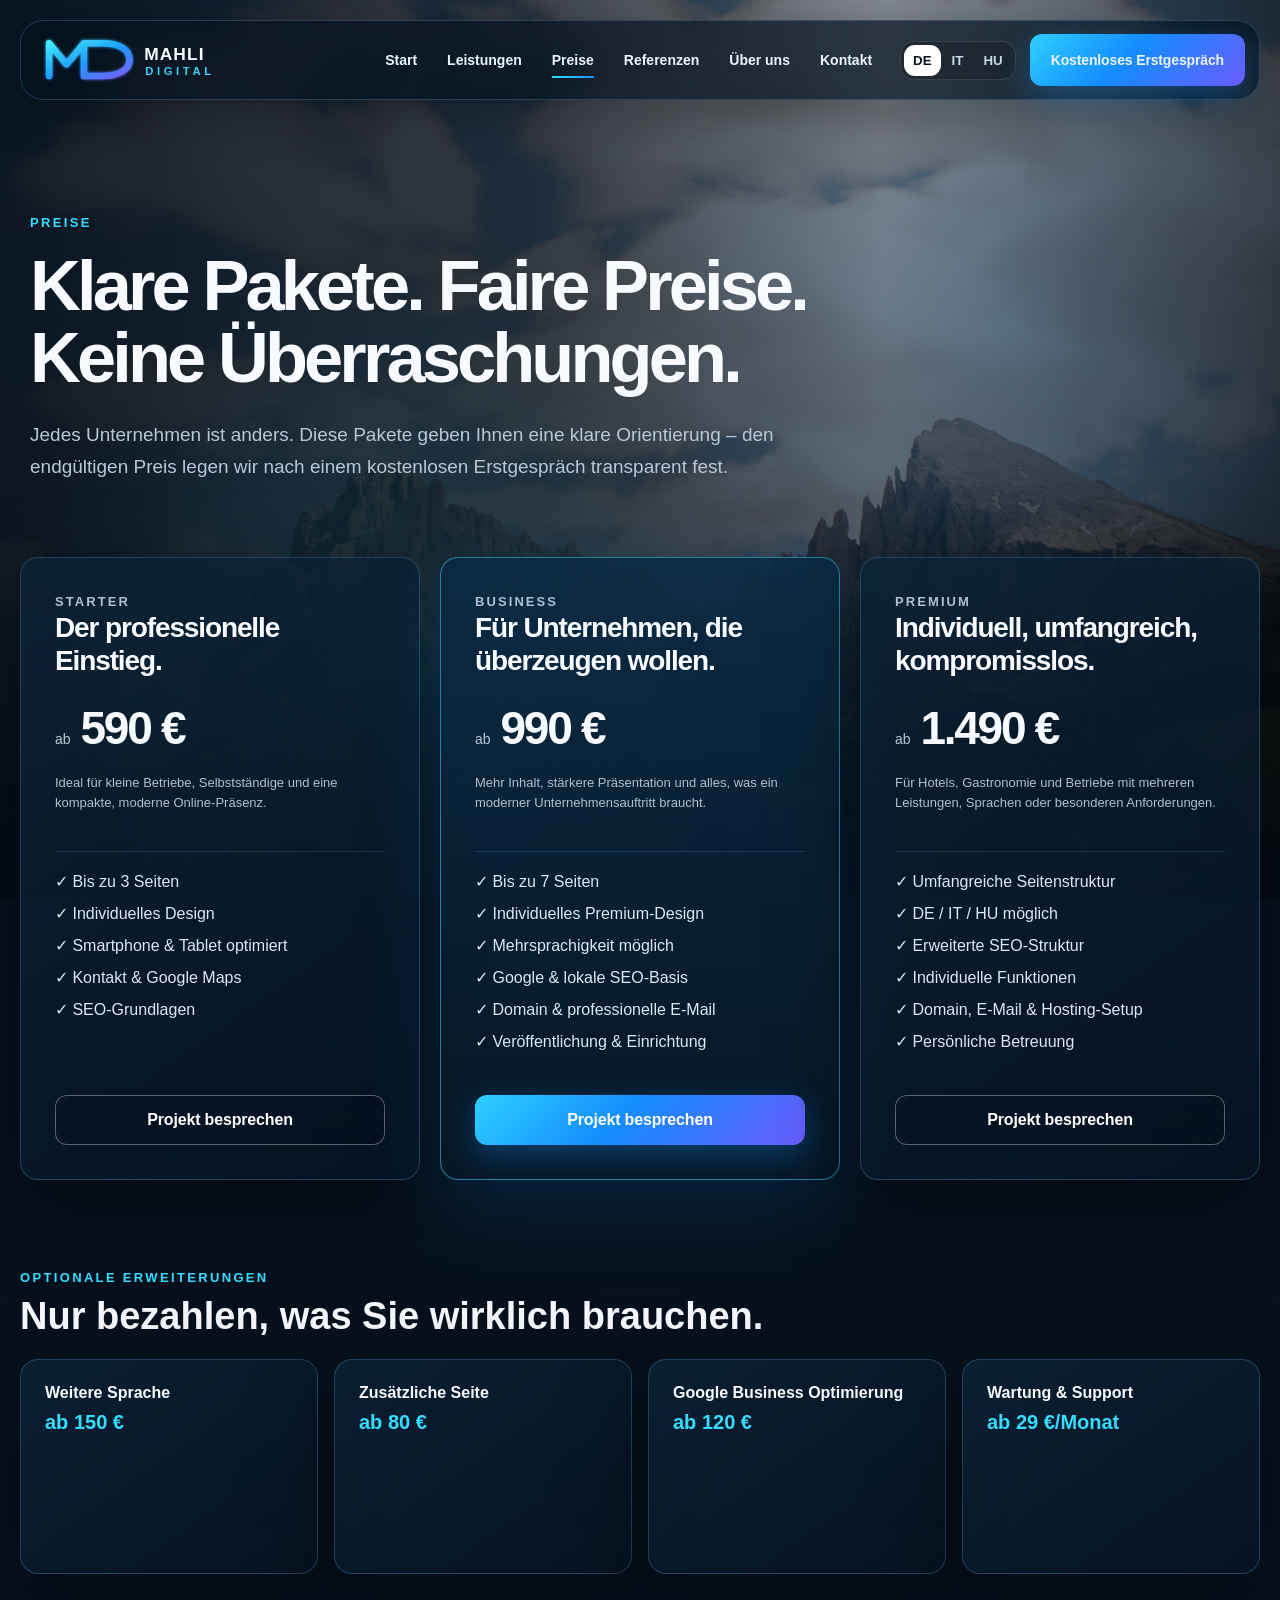
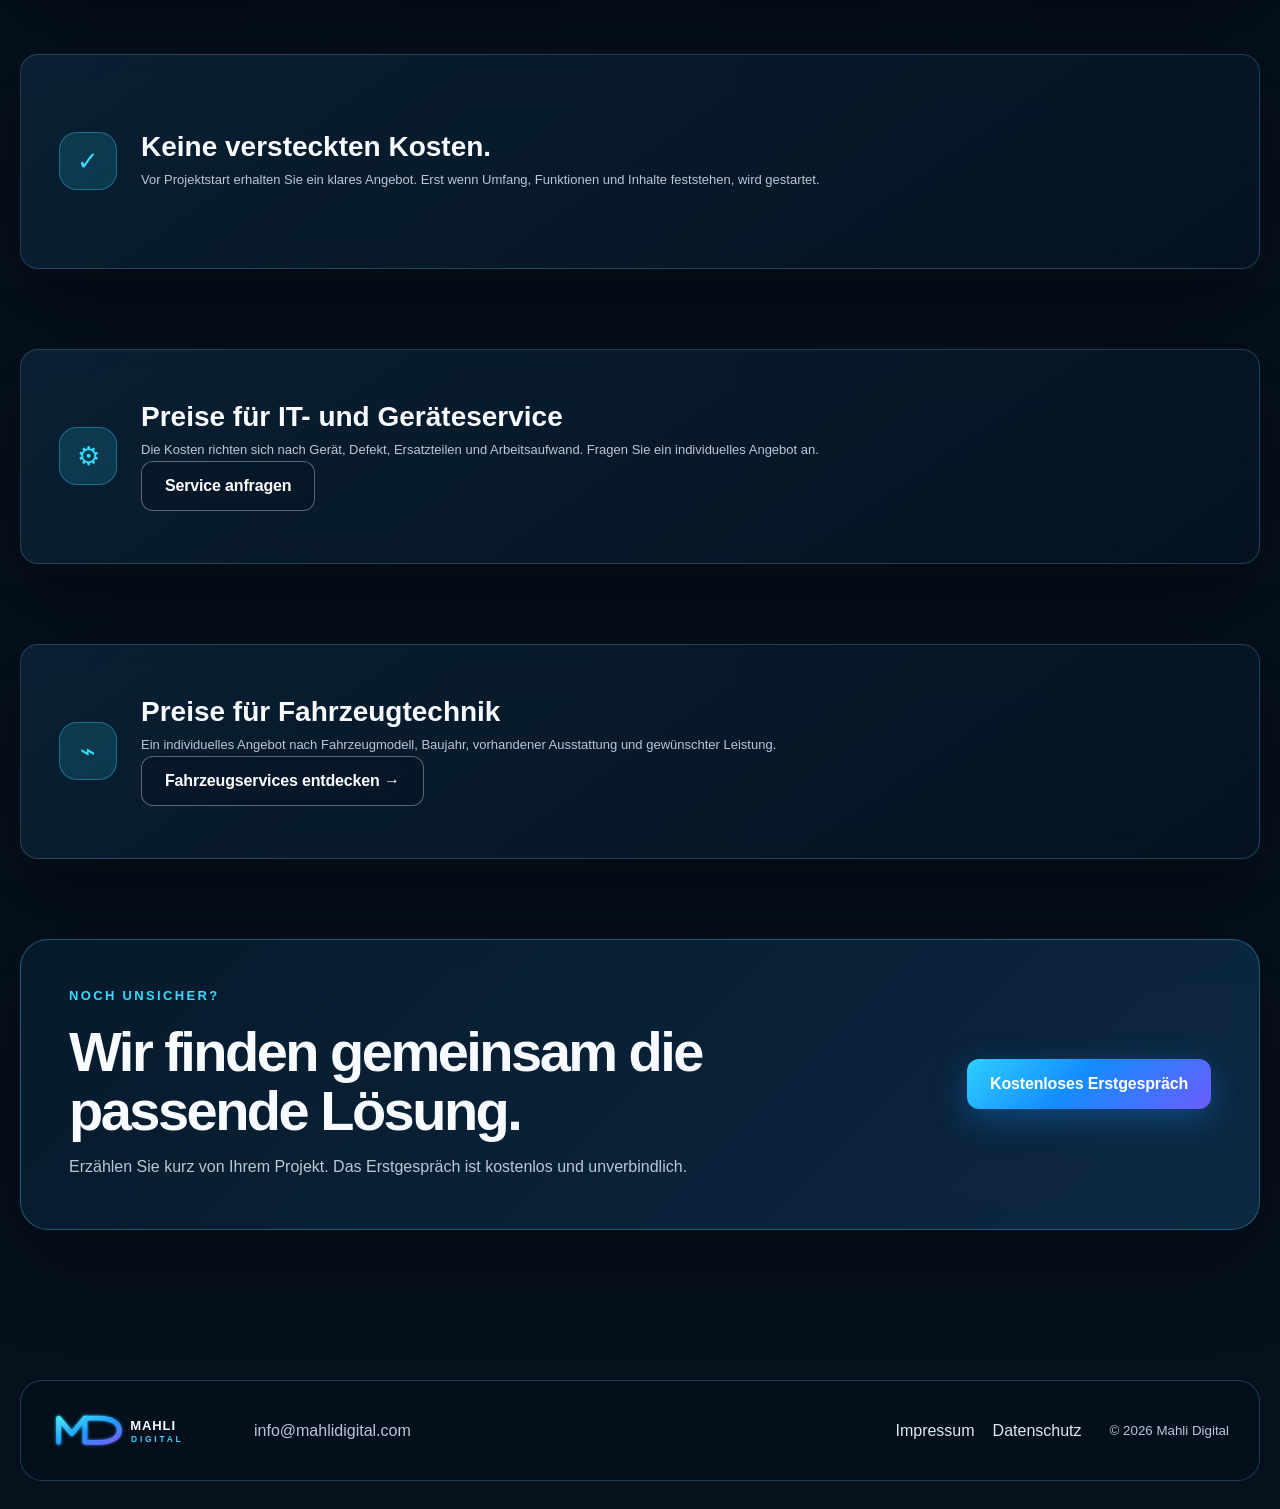
<file: preise.html>
<!doctype html>
<html lang="de"><head><meta charset="utf-8"><meta name="viewport" content="width=device-width,initial-scale=1"><title>Preise | Mahli Digital</title><meta name="description" content="Transparente Preise für moderne Webseiten von Mahli Digital in Südtirol."><link rel="icon" href="assets/favicon.svg" type="image/svg+xml"><link rel="stylesheet" href="assets/styles.css">
<style id="preise-business-badge-remove">
.price-card.featured::before,
.pricing-card.featured::before,
.plan-card.featured::before,
.business-card::before,
.price-card .popular-badge,
.pricing-card .popular-badge,
.plan-card .popular-badge,
.business-card .popular-badge,
.business-badge,
.featured-badge,
.plan-badge{
  display:none!important;
  content:none!important;
}
</style>
</head>
<body><div class="page-bg" aria-hidden="true"></div>
<header class="site-header"><a class="brand" href="index.html"><img src="assets/logo.svg" alt="Mahli Digital"></a><button class="menu-toggle" aria-label="Menü öffnen" aria-expanded="false"><span></span><span></span><span></span></button><nav class="nav"><a href="index.html" data-i18n="nav.home">Start</a><a href="leistungen.html" data-i18n="nav.services">Leistungen</a><a class="active" href="preise.html" data-i18n="nav.prices">Preise</a><a href="referenzen.html" data-i18n="nav.references">Referenzen</a><a href="ueber-uns.html" data-i18n="nav.about">Über uns</a><a href="kontakt.html" data-i18n="nav.contact">Kontakt</a></nav><div class="header-actions"><div class="language-switch"><button data-lang="de" class="active">DE</button><button data-lang="it">IT</button><button data-lang="hu">HU</button></div><a href="kontakt.html" class="btn btn-primary header-cta" data-i18n="nav.cta">Kostenloses Erstgespräch</a></div></header>
<main class="subpage-main prices-main">
<section class="price-intro reveal"><p class="eyebrow" data-i18n="prices.eyebrow">PREISE</p><h1 data-i18n="prices.title">Klare Pakete. Faire Preise. Keine Überraschungen.</h1><p data-i18n="prices.intro">Jedes Unternehmen ist anders. Diese Pakete geben Ihnen eine klare Orientierung – den endgültigen Preis legen wir nach einem kostenlosen Erstgespräch transparent fest.</p></section>
<section class="pricing-grid reveal">
<article class="price-card glass-card"><p class="price-label" data-i18n="prices.p1label">STARTER</p><h2 data-i18n="prices.p1title">Der professionelle Einstieg.</h2><div class="price"><span data-i18n="prices.from">ab</span><strong>590 €</strong></div><p class="price-desc" data-i18n="prices.p1desc">Ideal für kleine Betriebe, Selbstständige und eine kompakte, moderne Online-Präsenz.</p><ul><li data-i18n="prices.p1a">✓ Bis zu 3 Seiten</li><li data-i18n="prices.p1b">✓ Individuelles Design</li><li data-i18n="prices.p1c">✓ Smartphone & Tablet optimiert</li><li data-i18n="prices.p1d">✓ Kontakt & Google Maps</li><li data-i18n="prices.p1e">✓ SEO-Grundlagen</li></ul><a class="btn btn-ghost" href="kontakt.html" data-i18n="prices.choose">Projekt besprechen</a></article>
<article class="price-card featured glass-card">
<p class="price-label" data-i18n="prices.p2label">BUSINESS</p><h2 data-i18n="prices.p2title">Für Unternehmen, die überzeugen wollen.</h2><div class="price"><span data-i18n="prices.from">ab</span><strong>990 €</strong></div><p class="price-desc" data-i18n="prices.p2desc">Mehr Inhalt, stärkere Präsentation und alles, was ein moderner Unternehmensauftritt braucht.</p><ul><li data-i18n="prices.p2a">✓ Bis zu 7 Seiten</li><li data-i18n="prices.p2b">✓ Individuelles Premium-Design</li><li data-i18n="prices.p2c">✓ Mehrsprachigkeit möglich</li><li data-i18n="prices.p2d">✓ Google & lokale SEO-Basis</li><li data-i18n="prices.p2e">✓ Domain & professionelle E-Mail</li><li data-i18n="prices.p2f">✓ Veröffentlichung & Einrichtung</li></ul><a class="btn btn-primary" href="kontakt.html" data-i18n="prices.choose">Projekt besprechen</a></article>
<article class="price-card glass-card"><p class="price-label" data-i18n="prices.p3label">PREMIUM</p><h2 data-i18n="prices.p3title">Individuell, umfangreich, kompromisslos.</h2><div class="price"><span data-i18n="prices.from">ab</span><strong>1.490 €</strong></div><p class="price-desc" data-i18n="prices.p3desc">Für Hotels, Gastronomie und Betriebe mit mehreren Leistungen, Sprachen oder besonderen Anforderungen.</p><ul><li data-i18n="prices.p3a">✓ Umfangreiche Seitenstruktur</li><li data-i18n="prices.p3b">✓ DE / IT / HU möglich</li><li data-i18n="prices.p3c">✓ Erweiterte SEO-Struktur</li><li data-i18n="prices.p3d">✓ Individuelle Funktionen</li><li data-i18n="prices.p3e">✓ Domain, E-Mail & Hosting-Setup</li><li data-i18n="prices.p3f">✓ Persönliche Betreuung</li></ul><a class="btn btn-ghost" href="kontakt.html" data-i18n="prices.choose">Projekt besprechen</a></article>
</section>
<section class="extras-section reveal"><div class="section-head"><div><p class="eyebrow" data-i18n="prices.extraKicker">OPTIONALE ERWEITERUNGEN</p><h2 data-i18n="prices.extraTitle">Nur bezahlen, was Sie wirklich brauchen.</h2></div></div><div class="extras-grid"><div class="extra glass-card"><b data-i18n="prices.e1">Weitere Sprache</b><strong data-i18n="prices.e1p">ab 150 €</strong></div><div class="extra glass-card"><b data-i18n="prices.e2">Zusätzliche Seite</b><strong data-i18n="prices.e2p">ab 80 €</strong></div><div class="extra glass-card"><b data-i18n="prices.e3">Google Business Optimierung</b><strong data-i18n="prices.e3p">ab 120 €</strong></div><div class="extra glass-card"><b data-i18n="prices.e4">Wartung & Support</b><strong data-i18n="prices.e4p">ab 29 €/Monat</strong></div></div></section>
<section class="price-note reveal glass-card"><span>✓</span><div><h2 data-i18n="prices.noteTitle">Keine versteckten Kosten.</h2><p data-i18n="prices.noteText">Vor Projektstart erhalten Sie ein klares Angebot. Erst wenn Umfang, Funktionen und Inhalte feststehen, wird gestartet.</p></div></section>
<section class="price-note reveal glass-card"><span>⚙</span><div><h2 data-i18n="repair.priceTitle">Preise für IT- und Geräteservice</h2><p data-i18n="repair.priceText">Die Kosten richten sich nach Gerät, Defekt, Ersatzteilen und Arbeitsaufwand. Fragen Sie ein individuelles Angebot an.</p><a class="btn btn-ghost" href="kontakt.html" data-i18n="repair.cta">Service anfragen</a></div></section>
<section class="price-note reveal glass-card"><span aria-hidden="true">⌁</span><div><h2 data-i18n="auto.priceTitle">Preise für Fahrzeugtechnik</h2><p data-i18n="auto.priceText">Ein individuelles Angebot nach Fahrzeugmodell, Baujahr, vorhandener Ausstattung und gewünschter Leistung.</p><a class="btn btn-ghost" href="leistungen.html#vehicle-service" data-i18n="auto.more">Fahrzeugservices entdecken →</a></div></section>
<section class="page-cta reveal"><div><p class="eyebrow" data-i18n="prices.ctaKicker">NOCH UNSICHER?</p><h2 data-i18n="prices.ctaTitle">Wir finden gemeinsam die passende Lösung.</h2><p data-i18n="prices.ctaText">Erzählen Sie kurz von Ihrem Projekt. Das Erstgespräch ist kostenlos und unverbindlich.</p></div><a class="btn btn-primary" href="kontakt.html" data-i18n="nav.cta">Kostenloses Erstgespräch</a></section>
</main><footer class="site-footer"><a class="footer-brand" href="index.html"><img src="assets/logo.svg" alt="Mahli Digital"></a><p>info@mahlidigital.com</p><div><a href="impressum.html">Impressum</a><a href="datenschutz.html">Datenschutz</a></div><small>© 2026 Mahli Digital</small></footer><script src="assets/app.js"></script></body></html>
</file>
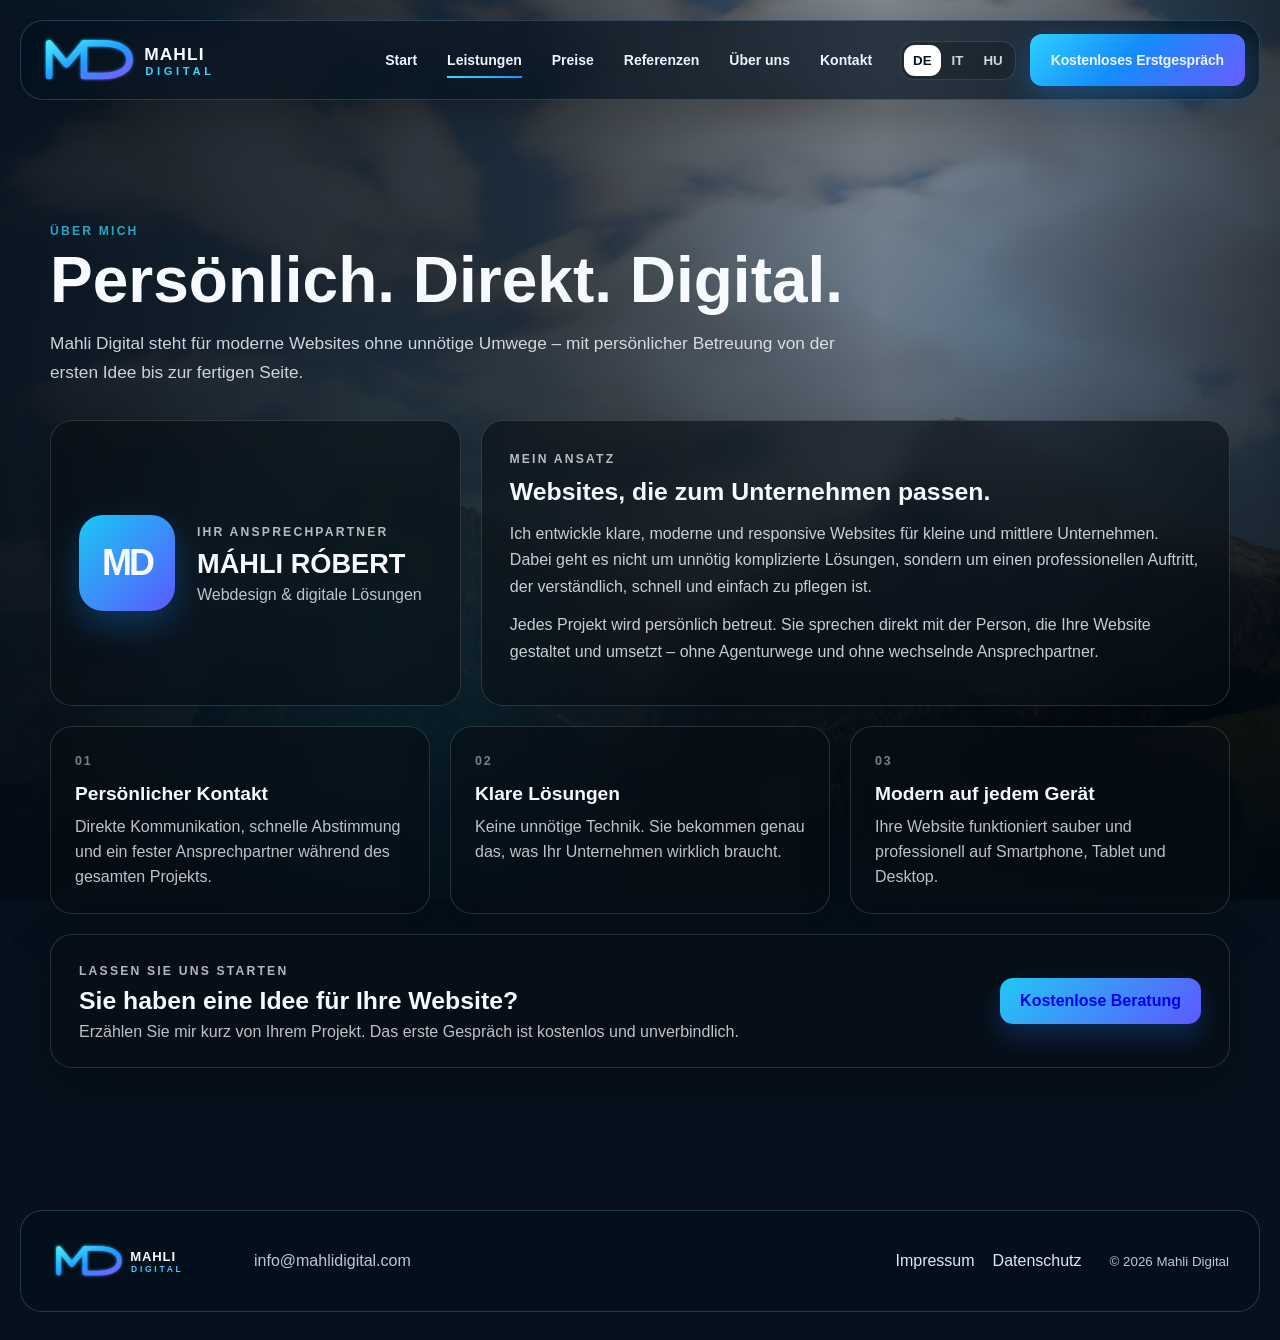
<file: ueber-uns.html>
<!doctype html>
<html lang="de">
<head>
  <meta charset="utf-8">
  <meta name="viewport" content="width=device-width,initial-scale=1">
  <title>Über mich | Mahli Digital</title>
  <meta name="description" content="Webdesign, mehrsprachige Webseiten, SEO, Domain, E-Mail und persönliche Betreuung für Unternehmen in Südtirol.">
  <link rel="icon" href="assets/favicon.svg" type="image/svg+xml">
  <link rel="stylesheet" href="assets/styles.css">

<style>
.references-page{width:min(1180px,calc(100% - 36px));margin:0 auto;padding:76px 0 70px}
.references-hero{max-width:760px;margin-bottom:34px}
.references-hero .eyebrow{display:inline-block;font-size:.78rem;font-weight:800;letter-spacing:.18em;opacity:.72;margin-bottom:10px}
.references-hero h1{font-size:clamp(2.1rem,5vw,4.2rem);line-height:1.02;margin:0 0 16px}
.references-hero p{font-size:1.08rem;line-height:1.65;opacity:.82;margin:0}
.reference-grid{display:grid;grid-template-columns:repeat(2,minmax(0,1fr));gap:20px;max-width:900px}
.reference-card{overflow:hidden;border:1px solid rgba(255,255,255,.14);background:rgba(7,13,20,.62);backdrop-filter:blur(14px);border-radius:22px;box-shadow:0 18px 50px rgba(0,0,0,.22)}
.reference-preview{height:220px;position:relative;display:flex;align-items:flex-end;padding:20px;background-size:cover;background-position:center}
.reference-preview:after{content:"";position:absolute;inset:0;background:linear-gradient(to top,rgba(3,8,14,.9),rgba(3,8,14,.05))}
.preview-label{position:relative;z-index:1;font-weight:900;letter-spacing:.12em;font-size:.85rem}
.reference-preview-mmi{background:radial-gradient(circle at 70% 25%,rgba(204,32,32,.45),transparent 34%),linear-gradient(135deg,#202b36,#070b10 72%)}
.reference-preview-next{background:radial-gradient(circle at 70% 20%,rgba(255,255,255,.13),transparent 28%),linear-gradient(145deg,#242b32,#0a0f14 75%)}
.reference-body{padding:22px 22px 24px}
.reference-type{font-size:.75rem;text-transform:uppercase;letter-spacing:.13em;opacity:.62;margin-bottom:8px}
.reference-body h2{font-size:1.35rem;margin:0 0 10px}
.reference-body p{min-height:96px;line-height:1.55;opacity:.78;margin:0 0 18px}
.reference-link{display:inline-block;text-decoration:none;font-weight:800}
.reference-link.muted{opacity:.55}
@media(max-width:900px){.reference-grid{grid-template-columns:1fr 1fr}.reference-body p{min-height:0}}
@media(max-width:620px){.references-page{width:min(100% - 24px,1180px);padding:52px 0}.reference-grid{grid-template-columns:1fr}.reference-preview{height:190px}}

.mmi-reference-logo{position:absolute;z-index:1;left:50%;top:46%;transform:translate(-50%,-50%);width:min(78%,300px);max-height:125px;object-fit:contain;filter:drop-shadow(0 8px 18px rgba(0,0,0,.35))}
.reference-preview-mmi .preview-label{opacity:.72}
</style>

<style>
.about-page{width:min(1180px,calc(100% - 36px));margin:0 auto;padding:76px 0 72px}
.about-hero{max-width:800px;margin-bottom:34px}
.about-hero .eyebrow,.card-label,.profile-kicker{display:inline-block;font-size:.76rem;font-weight:800;letter-spacing:.18em;opacity:.72}
.about-hero .eyebrow{margin-bottom:10px}
.about-hero h1{font-size:clamp(2.2rem,5vw,4.4rem);line-height:1.02;margin:0 0 16px}
.about-hero p{font-size:1.08rem;line-height:1.65;opacity:.82;margin:0}
.about-grid{display:grid;grid-template-columns:.85fr 1.55fr;gap:20px;margin-bottom:20px}
.about-card,.value-card,.about-cta{border:1px solid rgba(255,255,255,.14);background:rgba(7,13,20,.62);backdrop-filter:blur(14px);border-radius:22px;box-shadow:0 18px 50px rgba(0,0,0,.22)}
.about-card{padding:28px}
.about-profile{display:flex;align-items:center;gap:22px;min-height:230px}
.profile-mark{width:96px;height:96px;border-radius:24px;display:flex;align-items:center;justify-content:center;font-size:2.25rem;font-weight:900;letter-spacing:-.08em;background:linear-gradient(135deg,#19c9f3,#5a59ff);box-shadow:0 14px 34px rgba(30,147,255,.28)}
.about-profile h2{font-size:1.7rem;margin:8px 0 6px}
.about-profile p{margin:0;opacity:.76}
.about-story h2{font-size:1.55rem;line-height:1.2;margin:10px 0 14px}
.about-story p{line-height:1.65;opacity:.8;margin:0 0 12px}
.values-grid{display:grid;grid-template-columns:repeat(3,minmax(0,1fr));gap:20px;margin-bottom:20px}
.value-card{padding:24px}
.value-number{font-size:.78rem;font-weight:900;letter-spacing:.15em;opacity:.48}
.value-card h3{font-size:1.2rem;margin:14px 0 10px}
.value-card p{line-height:1.55;opacity:.76;margin:0}
.about-cta{padding:26px 28px;display:flex;align-items:center;justify-content:space-between;gap:28px}
.about-cta h2{font-size:1.55rem;margin:8px 0 8px}
.about-cta p{margin:0;opacity:.76}
.about-cta-btn{flex:0 0 auto;text-decoration:none;font-weight:900;padding:14px 20px;border-radius:13px;background:linear-gradient(135deg,#22c8f5,#5c58ff);box-shadow:0 12px 28px rgba(40,120,255,.26)}
@media(max-width:900px){.about-grid{grid-template-columns:1fr}.values-grid{grid-template-columns:1fr 1fr}.values-grid .value-card:last-child{grid-column:1/-1}.about-cta{align-items:flex-start;flex-direction:column}}
@media(max-width:620px){.about-page{width:min(100% - 24px,1180px);padding:52px 0}.about-profile{align-items:flex-start;flex-direction:column}.profile-mark{width:82px;height:82px}.values-grid{grid-template-columns:1fr}.values-grid .value-card:last-child{grid-column:auto}.about-cta-btn{width:100%;text-align:center}}
</style>
</head>
<body>
  <div class="page-bg" aria-hidden="true"></div>
  <header class="site-header">
    <a class="brand" href="index.html" aria-label="Mahli Digital Startseite">
      <img src="assets/logo.svg" alt="Mahli Digital">
    </a>
    <button class="menu-toggle" aria-label="Menü öffnen" aria-expanded="false"><span></span><span></span><span></span></button>
    <nav class="nav" aria-label="Hauptnavigation">
      <a href="index.html" data-i18n="nav.home">Start</a>
      <a class="active" href="leistungen.html" data-i18n="nav.services">Leistungen</a>
      <a href="preise.html" data-i18n="nav.prices">Preise</a>
      <a href="referenzen.html" data-i18n="nav.references">Referenzen</a>
      <a href="ueber-uns.html" data-i18n="nav.about">Über uns</a>
      <a href="kontakt.html" data-i18n="nav.contact">Kontakt</a>
    </nav>
    <div class="header-actions">
      <div class="language-switch" aria-label="Sprache wählen">
        <button data-lang="de" class="active">DE</button>
        <button data-lang="it">IT</button>
        <button data-lang="hu">HU</button>
      </div>
      <a href="kontakt.html" class="btn btn-primary header-cta" data-i18n="nav.cta">Kostenloses Erstgespräch</a>
    </div>
  </header>

  <main class="subpage-main">
<section class="about-page">
  <div class="about-hero">
    <span class="eyebrow" data-i18n="about_eyebrow">ÜBER MICH</span>
    <h1 data-i18n="about_title">Persönlich. Direkt. Digital.</h1>
    <p data-i18n="about_intro">Mahli Digital steht für moderne Websites ohne unnötige Umwege – mit persönlicher Betreuung von der ersten Idee bis zur fertigen Seite.</p>
  </div>

  <div class="about-grid">
    <article class="about-card about-profile">
      <div class="profile-mark">MD</div>
      <div>
        <div class="profile-kicker" data-i18n="about_name_label">IHR ANSPRECHPARTNER</div>
        <h2>MÁHLI RÓBERT</h2>
        <p data-i18n="about_role">Webdesign & digitale Lösungen</p>
      </div>
    </article>

    <article class="about-card about-story">
      <span class="card-label" data-i18n="about_story_label">MEIN ANSATZ</span>
      <h2 data-i18n="about_story_title">Websites, die zum Unternehmen passen.</h2>
      <p data-i18n="about_story_text">Ich entwickle klare, moderne und responsive Websites für kleine und mittlere Unternehmen. Dabei geht es nicht um unnötig komplizierte Lösungen, sondern um einen professionellen Auftritt, der verständlich, schnell und einfach zu pflegen ist.</p>
      <p data-i18n="about_story_text2">Jedes Projekt wird persönlich betreut. Sie sprechen direkt mit der Person, die Ihre Website gestaltet und umsetzt – ohne Agenturwege und ohne wechselnde Ansprechpartner.</p>
    </article>
  </div>

  <div class="values-grid">
    <article class="value-card">
      <span class="value-number">01</span>
      <h3 data-i18n="about_v1_title">Persönlicher Kontakt</h3>
      <p data-i18n="about_v1_text">Direkte Kommunikation, schnelle Abstimmung und ein fester Ansprechpartner während des gesamten Projekts.</p>
    </article>
    <article class="value-card">
      <span class="value-number">02</span>
      <h3 data-i18n="about_v2_title">Klare Lösungen</h3>
      <p data-i18n="about_v2_text">Keine unnötige Technik. Sie bekommen genau das, was Ihr Unternehmen wirklich braucht.</p>
    </article>
    <article class="value-card">
      <span class="value-number">03</span>
      <h3 data-i18n="about_v3_title">Modern auf jedem Gerät</h3>
      <p data-i18n="about_v3_text">Ihre Website funktioniert sauber und professionell auf Smartphone, Tablet und Desktop.</p>
    </article>
  </div>

  <section class="about-cta">
    <div>
      <span class="card-label" data-i18n="about_cta_label">LASSEN SIE UNS STARTEN</span>
      <h2 data-i18n="about_cta_title">Sie haben eine Idee für Ihre Website?</h2>
      <p data-i18n="about_cta_text">Erzählen Sie mir kurz von Ihrem Projekt. Das erste Gespräch ist kostenlos und unverbindlich.</p>
    </div>
    <a href="kontakt.html" class="about-cta-btn" data-i18n="about_cta_btn">Kostenlose Beratung</a>
  </section>
</section>
</main>

  <footer class="site-footer">
    <a class="footer-brand" href="index.html"><img src="assets/logo.svg" alt="Mahli Digital"></a>
    <p>info@mahlidigital.com</p>
    <div><a href="impressum.html">Impressum</a><a href="datenschutz.html">Datenschutz</a></div>
    <small>© 2026 Mahli Digital</small>
  </footer>

  <script src="assets/app.js"></script>

<script>
(function(){
 const R={
  de:{ref_eyebrow:"REFERENZEN",ref_title:"Ausgewählte Projekte",ref_intro:"Websites, die klar, modern und passend zum jeweiligen Unternehmen umgesetzt wurden.",ref_mmi_type:"Automotive · Website",ref_mmi_text:"Mehrsprachige Website für Audi MMI, Diagnose und Fahrzeug-Elektronik – mit Leistungen, Galerie und Kontaktbereich.",ref_visit:"Website ansehen →",ref_next_label:"NÄCHSTES PROJEKT",ref_next_type:"Neue Referenz",ref_next_title:"Hier könnte Ihr Projekt stehen.",ref_next_text:"Sie möchten eine moderne Website für Ihr Unternehmen? Erzählen Sie mir kurz, was Sie brauchen.",ref_contact:"Projekt anfragen →"},
  it:{ref_eyebrow:"REFERENZE",ref_title:"Progetti selezionati",ref_intro:"Siti web chiari, moderni e realizzati su misura per ogni attività.",ref_mmi_type:"Automotive · Sito web",ref_mmi_text:"Sito multilingue dedicato ad Audi MMI, diagnostica ed elettronica dell’auto, con servizi, galleria e contatti.",ref_visit:"Visita il sito →",ref_next_label:"PROSSIMO PROGETTO",ref_next_type:"Nuova referenza",ref_next_title:"Qui potrebbe esserci il tuo progetto.",ref_next_text:"Vuoi un sito moderno per la tua attività? Raccontami brevemente di cosa hai bisogno.",ref_contact:"Richiedi un progetto →"},
  hu:{ref_eyebrow:"REFERENCIÁK",ref_title:"Kiemelt projektek",ref_intro:"Letisztult, modern és az adott vállalkozásra szabott weboldalak.",ref_mmi_type:"Autóipar · Weboldal",ref_mmi_text:"Többnyelvű weboldal Audi MMI, diagnosztika és autóelektronika témában, szolgáltatásokkal, galériával és kapcsolat oldallal.",ref_visit:"Weboldal megnyitása →",ref_next_label:"KÖVETKEZŐ PROJEKT",ref_next_type:"Új referencia",ref_next_title:"Itt lehetne az Ön projektje.",ref_next_text:"Modern weboldalt szeretne vállalkozásának? Írja meg röviden, mire van szüksége.",ref_contact:"Projekt ajánlatkérés →"}
 };
 function apply(lang){
   lang=(lang||"de").toLowerCase();
   if(!R[lang]) lang="de";
   document.querySelectorAll("[data-i18n]").forEach(el=>{const k=el.dataset.i18n;if(R[lang][k]) el.textContent=R[lang][k];});
 }
 function current(){
   const active=document.querySelector('[data-lang].active,[data-lang][aria-current="true"],.lang-btn.active,.language-btn.active');
   if(active) return (active.dataset.lang||active.textContent).trim().toLowerCase();
   return (localStorage.getItem("lang")||localStorage.getItem("language")||document.documentElement.lang||"de").slice(0,2);
 }
 document.addEventListener("DOMContentLoaded",()=>{apply(current()); setTimeout(()=>apply(current()),100);});
 document.addEventListener("click",e=>{
   const b=e.target.closest("[data-lang],.lang-btn,.language-btn");
   if(!b) return;
   const lang=(b.dataset.lang||b.textContent).trim().toLowerCase().slice(0,2);
   setTimeout(()=>apply(lang),0);
 });
 new MutationObserver(()=>apply(current())).observe(document.documentElement,{attributes:true,attributeFilter:["lang"]});
})();
</script>

<script>
(function(){
 const A={
 de:{
  about_eyebrow:"ÜBER MICH",about_title:"Persönlich. Direkt. Digital.",about_intro:"Mahli Digital steht für moderne Websites ohne unnötige Umwege – mit persönlicher Betreuung von der ersten Idee bis zur fertigen Seite.",
  about_name_label:"IHR ANSPRECHPARTNER",about_role:"Webdesign & digitale Lösungen",
  about_story_label:"MEIN ANSATZ",about_story_title:"Websites, die zum Unternehmen passen.",about_story_text:"Ich entwickle klare, moderne und responsive Websites für kleine und mittlere Unternehmen. Dabei geht es nicht um unnötig komplizierte Lösungen, sondern um einen professionellen Auftritt, der verständlich, schnell und einfach zu pflegen ist.",about_story_text2:"Jedes Projekt wird persönlich betreut. Sie sprechen direkt mit der Person, die Ihre Website gestaltet und umsetzt – ohne Agenturwege und ohne wechselnde Ansprechpartner.",
  about_v1_title:"Persönlicher Kontakt",about_v1_text:"Direkte Kommunikation, schnelle Abstimmung und ein fester Ansprechpartner während des gesamten Projekts.",
  about_v2_title:"Klare Lösungen",about_v2_text:"Keine unnötige Technik. Sie bekommen genau das, was Ihr Unternehmen wirklich braucht.",
  about_v3_title:"Modern auf jedem Gerät",about_v3_text:"Ihre Website funktioniert sauber und professionell auf Smartphone, Tablet und Desktop.",
  about_cta_label:"LASSEN SIE UNS STARTEN",about_cta_title:"Sie haben eine Idee für Ihre Website?",about_cta_text:"Erzählen Sie mir kurz von Ihrem Projekt. Das erste Gespräch ist kostenlos und unverbindlich.",about_cta_btn:"Kostenlose Beratung"
 },
 it:{
  about_eyebrow:"CHI SONO",about_title:"Personale. Diretto. Digitale.",about_intro:"Mahli Digital crea siti web moderni senza complicazioni inutili, con assistenza personale dalla prima idea fino alla pubblicazione.",
  about_name_label:"IL TUO REFERENTE",about_role:"Web design & soluzioni digitali",
  about_story_label:"IL MIO APPROCCIO",about_story_title:"Siti web adatti alla tua attività.",about_story_text:"Realizzo siti web chiari, moderni e responsive per piccole e medie imprese. L'obiettivo non è creare soluzioni inutilmente complicate, ma una presenza online professionale, comprensibile, veloce e semplice da gestire.",about_story_text2:"Ogni progetto viene seguito personalmente. Parli direttamente con la persona che progetta e realizza il tuo sito, senza passaggi da agenzia e senza referenti che cambiano.",
  about_v1_title:"Contatto personale",about_v1_text:"Comunicazione diretta, risposte rapide e un unico referente durante tutto il progetto.",
  about_v2_title:"Soluzioni chiare",about_v2_text:"Niente tecnologia inutile. Ricevi esattamente ciò di cui la tua attività ha bisogno.",
  about_v3_title:"Moderno su ogni dispositivo",about_v3_text:"Il tuo sito funziona in modo professionale su smartphone, tablet e desktop.",
  about_cta_label:"INIZIAMO",about_cta_title:"Hai un'idea per il tuo sito?",about_cta_text:"Raccontami brevemente il tuo progetto. Il primo colloquio è gratuito e senza impegno.",about_cta_btn:"Consulenza gratuita"
 },
 hu:{
  about_eyebrow:"RÓLAM",about_title:"Személyes. Közvetlen. Digitális.",about_intro:"A Mahli Digital modern weboldalakat készít felesleges bonyolítás nélkül, személyes kapcsolattartással az első ötlettől a kész oldal átadásáig.",
  about_name_label:"KAPCSOLATTARTÓ",about_role:"Webdesign & digitális megoldások",
  about_story_label:"AHOGYAN DOLGOZOM",about_story_title:"Weboldalak, amelyek illenek a vállalkozáshoz.",about_story_text:"Letisztult, modern és reszponzív weboldalakat készítek kis- és középvállalkozásoknak. Nem a feleslegesen bonyolult megoldások a cél, hanem egy professzionális online megjelenés, amely gyors, átlátható és könnyen kezelhető.",about_story_text2:"Minden projektet személyesen kezelek. Közvetlenül azzal beszélsz, aki a weboldaladat tervezi és elkészíti – közvetítők és állandóan változó kapcsolattartók nélkül.",
  about_v1_title:"Személyes kapcsolat",about_v1_text:"Közvetlen kommunikáció, gyors egyeztetés és egy állandó kapcsolattartó a teljes projekt során.",
  about_v2_title:"Átlátható megoldások",about_v2_text:"Nincs felesleges technika. Pontosan azt kapod, amire a vállalkozásodnak szüksége van.",
  about_v3_title:"Modern minden eszközön",about_v3_text:"A weboldalad mobilon, tableten és asztali gépen is professzionálisan működik.",
  about_cta_label:"KEZDJÜNK BELE",about_cta_title:"Van egy ötleted a weboldaladra?",about_cta_text:"Írd meg röviden, mire van szükséged. Az első egyeztetés ingyenes és kötelezettségmentes.",about_cta_btn:"Ingyenes konzultáció"
 }};
 function apply(lang){
   lang=(lang||"de").toLowerCase().slice(0,2);
   if(!A[lang]) lang="de";
   document.querySelectorAll("[data-i18n]").forEach(el=>{const k=el.dataset.i18n;if(A[lang]&&A[lang][k]) el.textContent=A[lang][k];});
 }
 function current(){
   const active=document.querySelector('[data-lang].active,[data-lang][aria-current="true"],.lang-btn.active,.language-btn.active');
   if(active)return(active.dataset.lang||active.textContent).trim().toLowerCase().slice(0,2);
   return(localStorage.getItem("lang")||localStorage.getItem("language")||document.documentElement.lang||"de").slice(0,2);
 }
 document.addEventListener("DOMContentLoaded",()=>{apply(current());setTimeout(()=>apply(current()),120)});
 document.addEventListener("click",e=>{const b=e.target.closest("[data-lang],.lang-btn,.language-btn");if(!b)return;const l=(b.dataset.lang||b.textContent).trim().toLowerCase().slice(0,2);setTimeout(()=>apply(l),0)});
})();
</script>
</body>
</html>
</file>
<file: assets/styles.css>
:root{--bg:#06111d;--panel:rgba(7,24,40,.70);--panel2:rgba(8,30,49,.82);--line:rgba(118,192,255,.24);--text:#f7fbff;--muted:#b9c8d8;--blue:#1794ff;--cyan:#35dcff;--violet:#745cff;--radius:24px;--shadow:0 28px 90px rgba(0,0,0,.42)}
*{box-sizing:border-box}html{scroll-behavior:smooth}body{margin:0;color:var(--text);font-family:Inter,Manrope,Segoe UI,Arial,sans-serif;background:var(--bg);min-height:100vh;overflow-x:hidden}.page-bg{position:fixed;inset:0;z-index:-3;background-image:linear-gradient(90deg,rgba(3,12,22,.89) 0%,rgba(4,14,25,.74) 41%,rgba(3,12,22,.40) 69%,rgba(2,8,15,.72) 100%),linear-gradient(180deg,rgba(4,13,23,.15),rgba(3,11,20,.48) 62%,#06111d 100%),url('alpe-di-siusi.jpg');background-size:cover;background-position:center center;background-repeat:no-repeat}.page-bg:after{content:"";position:absolute;inset:0;background:radial-gradient(circle at 78% 34%,rgba(27,142,255,.22),transparent 34%),radial-gradient(circle at 30% 70%,rgba(38,217,255,.11),transparent 32%);mix-blend-mode:screen;animation:glow 9s ease-in-out infinite alternate}.site-header{position:fixed;z-index:30;top:20px;left:50%;transform:translateX(-50%);width:min(1240px,calc(100% - 36px));min-height:78px;padding:10px 14px 10px 18px;display:flex;align-items:center;gap:28px;border:1px solid var(--line);border-radius:23px;background:rgba(3,17,29,.69);box-shadow:0 12px 50px rgba(0,0,0,.30);backdrop-filter:blur(18px);-webkit-backdrop-filter:blur(18px)}.brand{display:flex;width:225px;min-width:190px}.brand img{display:block;width:100%;height:auto}.nav{display:flex;align-items:center;justify-content:center;gap:30px;margin-left:auto}.nav a,.header-actions a{color:#eaf5ff;text-decoration:none;font-weight:700;font-size:14px}.nav a{position:relative;padding:14px 0}.nav a:after{content:"";position:absolute;height:2px;left:50%;right:50%;bottom:4px;background:linear-gradient(90deg,var(--cyan),var(--blue));transition:.25s}.nav a:hover:after,.nav a.active:after{left:0;right:0}.header-actions{display:flex;align-items:center;gap:14px}.language-switch{display:flex;gap:2px;border:1px solid rgba(255,255,255,.12);border-radius:14px;padding:3px;background:rgba(0,0,0,.18)}.language-switch button{border:0;background:none;color:#cbd8e5;font-weight:800;padding:8px 9px;border-radius:11px;cursor:pointer}.language-switch button.active{background:#fff;color:#07131f}.btn{display:inline-flex;align-items:center;justify-content:center;min-height:50px;padding:0 23px;border-radius:12px;text-decoration:none;color:#fff;font-weight:800;letter-spacing:-.01em;transition:transform .2s,box-shadow .2s,border-color .2s}.btn:hover{transform:translateY(-2px)}.btn-primary{background:linear-gradient(135deg,#2ecfff 0%,#148cff 45%,#6b5cff 100%);box-shadow:0 10px 32px rgba(22,143,255,.34)}.btn-ghost{border:1px solid rgba(255,255,255,.34);background:rgba(2,12,22,.28);backdrop-filter:blur(12px)}.header-cta{min-height:52px;padding:0 21px}.hero{width:min(1240px,calc(100% - 36px));margin:0 auto;padding:154px 0 58px;min-height:760px;display:grid;grid-template-columns:1.02fr 1.18fr;align-items:center;gap:38px}.hero-content{max-width:590px}.eyebrow{margin:0 0 20px;color:var(--cyan);font-size:13px;font-weight:900;letter-spacing:.18em}.hero h1{font-size:clamp(58px,6vw,90px);line-height:.95;letter-spacing:-.06em;margin:0 0 28px;text-shadow:0 6px 35px rgba(0,0,0,.33)}.hero h1 .accent{background:linear-gradient(90deg,#3edfff,#158bff 50%,#7764ff);-webkit-background-clip:text;background-clip:text;color:transparent}.hero-copy{font-size:19px;line-height:1.65;color:#d6e1ec;max-width:580px;margin:0 0 29px}.hero-buttons{display:flex;gap:14px;flex-wrap:wrap}.trust-row{display:flex;gap:18px;flex-wrap:wrap;margin-top:25px}.trust-row span{font-size:13px;color:#d9e6f3;border:1px solid rgba(150,202,246,.21);background:rgba(4,19,33,.42);padding:9px 12px;border-radius:999px;backdrop-filter:blur(10px)}.trust-row span::first-letter{color:var(--cyan)}.hero-visual{position:relative;height:560px;display:flex;align-items:center;justify-content:center}.ambient-glow{position:absolute;width:560px;height:380px;border-radius:50%;background:radial-gradient(circle,rgba(25,150,255,.28),transparent 65%);filter:blur(18px);animation:floatGlow 7s ease-in-out infinite}.laptop{position:absolute;width:610px;max-width:92%;right:6%;top:74px;filter:drop-shadow(0 35px 34px rgba(0,0,0,.50));transform:perspective(1200px) rotateY(-8deg) rotateX(3deg)}.laptop-lid{padding:12px;border:5px solid #8998a6;border-bottom-width:9px;border-radius:20px 20px 9px 9px;background:#111923;box-shadow:inset 0 0 0 2px #1a2734}.camera{position:absolute;top:6px;left:50%;width:5px;height:5px;border-radius:50%;background:#42505f}.screen{height:340px;border-radius:10px;overflow:hidden;position:relative;background:linear-gradient(105deg,rgba(3,15,26,.94),rgba(3,16,28,.48)),url('alpe-di-siusi.jpg') center/cover}.screen:after{content:"";position:absolute;inset:0;background:radial-gradient(circle at 74% 45%,rgba(20,142,255,.16),transparent 38%)}.mini-nav{position:relative;z-index:2;display:flex;align-items:center;gap:17px;padding:18px 24px;color:#dfeaf4;font-size:8px}.mini-logo{color:var(--cyan);font-size:13px;font-weight:900;margin-right:auto}.mini-logo small{font-size:6px;color:#fff;margin-left:5px}.mini-copy{position:absolute;z-index:3;left:44px;top:93px;display:flex;flex-direction:column;align-items:flex-start}.mini-copy small{color:var(--cyan);font-weight:900;letter-spacing:.12em;margin-bottom:14px}.mini-copy strong{font-size:29px;line-height:1.06}.mini-copy strong::first-line{color:#fff}.mini-copy em{font-size:11px;color:#d6e2ed;margin:13px 0 19px;font-style:normal}.mini-copy button{border:0;background:linear-gradient(135deg,var(--cyan),var(--blue));color:#fff;padding:10px 16px;border-radius:7px;font-weight:800;font-size:10px}.laptop-base{height:23px;margin:-1px -35px 0;border-radius:0 0 45% 45%;background:linear-gradient(180deg,#9ea9b2,#57616a 72%,#30363c);position:relative;box-shadow:0 8px 10px rgba(0,0,0,.35)}.trackpad{position:absolute;top:0;left:43%;width:15%;height:5px;border-radius:0 0 6px 6px;background:#3e464d}.phone{position:absolute;z-index:5;right:-1%;top:212px;width:132px;height:273px;border:7px solid #586a79;border-radius:30px;background:linear-gradient(160deg,#0b2a42,#07131f 65%);box-shadow:0 24px 55px rgba(0,0,0,.52);padding:29px 17px 15px;transform:rotate(4deg)}.phone-notch{position:absolute;left:50%;top:5px;transform:translateX(-50%);width:53px;height:14px;border-radius:10px;background:#04101a}.phone small{display:block;color:var(--cyan);font-weight:900;letter-spacing:.16em;font-size:9px;line-height:1.4}.phone strong{display:block;font-size:20px;line-height:1.02;margin:37px 0 15px}.phone-line{display:block;height:5px;border-radius:99px;background:#294d65;margin:8px 0}.phone-line.short{width:67%}.phone a{position:absolute;bottom:20px;left:17px;right:17px;text-align:center;padding:10px;border-radius:9px;background:linear-gradient(135deg,var(--cyan),var(--blue));color:#fff;text-decoration:none;font-size:11px;font-weight:800}.performance{position:absolute;z-index:6;left:9%;bottom:69px;display:flex;flex-direction:column;background:rgba(3,24,39,.82);border:1px solid var(--line);padding:15px 18px;border-radius:17px;box-shadow:var(--shadow);backdrop-filter:blur(15px)}.performance b{font-size:27px;color:var(--cyan)}.performance span{font-size:10px;color:#d8e7f4}.glass-strip,.glass-card{background:linear-gradient(145deg,rgba(11,35,56,.81),rgba(5,20,34,.68));border:1px solid var(--line);box-shadow:var(--shadow);backdrop-filter:blur(15px)}.quick-benefits{width:min(1240px,calc(100% - 36px));margin:0 auto 72px;display:grid;grid-template-columns:repeat(5,1fr);border-radius:20px;overflow:hidden}.quick-benefits article{display:flex;gap:15px;padding:21px 20px;align-items:center;border-right:1px solid rgba(111,179,233,.16)}.quick-benefits article:last-child{border-right:0}.quick-benefits .icon{font-size:25px;color:var(--cyan)}.quick-benefits h3{font-size:14px;margin:0 0 5px}.quick-benefits p{font-size:11px;margin:0;color:#9fb3c5}.preview-section{width:min(1240px,calc(100% - 36px));margin:0 auto;padding:15px 0 100px}.section-head{display:flex;justify-content:space-between;align-items:flex-end;margin-bottom:21px}.section-head h2{font-size:38px;margin:0}.section-head .eyebrow{margin-bottom:10px}.section-head a{color:var(--cyan);text-decoration:none;font-weight:700;font-size:13px}.service-grid{display:grid;grid-template-columns:repeat(6,1fr);gap:13px}.glass-card{border-radius:18px;padding:25px 20px;min-height:215px;transition:.25s}.glass-card:hover{transform:translateY(-7px);border-color:rgba(62,216,255,.52);background:linear-gradient(145deg,rgba(13,44,70,.88),rgba(6,25,41,.75))}.glass-card>span{color:var(--cyan);font-size:28px}.glass-card h3{font-size:17px;margin:24px 0 12px}.glass-card p{margin:0;color:#afc0d0;font-size:13px;line-height:1.55}.menu-toggle{display:none}.reveal{opacity:0;transform:translateY(18px);animation:enter .8s ease forwards}.reveal.delay{animation-delay:.18s}.quick-benefits.reveal{animation-delay:.3s}.preview-section.reveal{animation-delay:.45s}@keyframes enter{to{opacity:1;transform:none}}@keyframes glow{from{opacity:.55;transform:scale(1)}to{opacity:.95;transform:scale(1.06)}}@keyframes floatGlow{0%,100%{transform:translateY(-8px) scale(.96)}50%{transform:translateY(13px) scale(1.04)}}
@media(max-width:1100px){.nav{gap:16px}.header-actions{gap:7px}.hero{grid-template-columns:1fr;min-height:auto;padding-top:150px}.hero-content{max-width:760px}.hero-visual{height:520px}.laptop{right:8%}.phone{right:7%}.quick-benefits{grid-template-columns:repeat(3,1fr)}.service-grid{grid-template-columns:repeat(3,1fr)}}
@media(max-width:820px){.site-header{top:10px;min-height:66px}.brand{width:175px}.menu-toggle{display:flex;margin-left:auto;border:0;background:none;flex-direction:column;gap:5px;padding:8px}.menu-toggle span{width:25px;height:2px;background:#fff}.nav{display:none;position:absolute;left:10px;right:10px;top:77px;flex-direction:column;background:rgba(3,17,29,.96);border:1px solid var(--line);border-radius:18px;padding:20px}.nav.open{display:flex}.header-actions .header-cta{display:none}.hero{padding-top:126px}.hero h1{font-size:58px}.hero-visual{height:440px}.laptop{width:510px;right:1%;top:45px}.screen{height:285px}.phone{width:109px;height:230px;right:1%;top:175px}.phone strong{font-size:16px}.performance{left:1%;bottom:28px}.quick-benefits{grid-template-columns:1fr 1fr}.service-grid{grid-template-columns:1fr 1fr}.section-head{align-items:flex-start;gap:14px;flex-direction:column}}
@media(max-width:560px){.page-bg{background-position:62% center}.site-header{width:calc(100% - 20px);padding-left:11px}.brand{width:153px}.language-switch button{padding:7px 6px}.hero{width:calc(100% - 26px);padding-top:115px;gap:5px}.hero h1{font-size:48px}.hero-copy{font-size:16px}.hero-buttons{flex-direction:column}.btn{width:100%}.trust-row{gap:7px}.hero-visual{height:350px}.laptop{width:405px;right:-22%;top:46px}.screen{height:222px}.mini-nav{padding:12px 15px;gap:8px}.mini-copy{left:27px;top:65px}.mini-copy strong{font-size:21px}.phone{right:-2%;top:135px;width:90px;height:191px;border-width:5px;padding:24px 11px 12px}.phone strong{font-size:13px;margin-top:24px}.phone a{left:10px;right:10px;bottom:13px;padding:7px}.performance{padding:10px 12px;bottom:10px}.performance b{font-size:20px}.quick-benefits{width:calc(100% - 26px);grid-template-columns:1fr}.quick-benefits article{border-right:0;border-bottom:1px solid rgba(111,179,233,.16)}.preview-section{width:calc(100% - 26px)}.service-grid{grid-template-columns:1fr}.section-head h2{font-size:32px}}

/* Hero refinement v2: combined MD mark and complete MacBook silhouette */
.brand{width:236px;min-width:206px}
.brand img{height:58px;object-fit:contain;object-position:left center}
.hero{grid-template-columns:.95fr 1.25fr;gap:34px}
.hero-visual{height:590px;overflow:visible}
.laptop{width:690px;max-width:98%;right:0;top:53px;transform:perspective(1500px) rotateY(-7deg) rotateX(2deg);transform-origin:center center}
.laptop-lid{padding:11px;border:5px solid #7f8c98;border-bottom-width:8px;border-radius:22px 22px 8px 8px;background:linear-gradient(145deg,#27333d,#0c1218);box-shadow:inset 0 0 0 2px #151e27,0 22px 54px rgba(0,0,0,.35)}
.screen{height:360px;border-radius:10px}
.laptop-deck{height:104px;margin:-1px -52px 0;position:relative;background:linear-gradient(180deg,#a9b3bc 0%,#7a858f 12%,#59636d 86%,#3b434a 100%);clip-path:polygon(7% 0,93% 0,100% 86%,97% 100%,3% 100%,0 86%);box-shadow:0 18px 25px rgba(0,0,0,.45);transform:perspective(700px) rotateX(61deg);transform-origin:top center}
.keyboard{position:absolute;left:18%;right:18%;top:12px;height:48px;display:grid;grid-template-columns:repeat(12,1fr);gap:3px;opacity:.78}
.keyboard i{display:block;border-radius:2px;background:linear-gradient(180deg,#36414a,#172028);box-shadow:inset 0 1px 0 rgba(255,255,255,.13)}
.trackpad{position:absolute;left:38%;right:38%;bottom:9px;height:31px;border:1px solid rgba(30,39,46,.38);background:rgba(174,184,192,.3);border-radius:4px;box-shadow:inset 0 1px 2px rgba(255,255,255,.18)}
.laptop-front-lip{height:14px;margin:-30px -58px 0;border-radius:0 0 50% 50%;background:linear-gradient(180deg,#68727a,#333a40);box-shadow:0 15px 20px rgba(0,0,0,.35);position:relative;z-index:-1}
.phone{right:-2%;top:235px;width:142px;height:292px}
.performance{left:3%;bottom:36px}
.mini-logo{display:flex;align-items:center;gap:6px;margin-right:auto}
.mini-logo b{font-size:15px;letter-spacing:-1px;background:linear-gradient(135deg,#42e6ff,#269cff 55%,#7560ff);-webkit-background-clip:text;background-clip:text;color:transparent}
.mini-logo small{margin:0;font-size:6px;letter-spacing:.08em}
@media(max-width:1100px){.laptop{width:650px;right:4%;top:45px}.hero-visual{height:570px}}
@media(max-width:820px){.brand{width:182px}.brand img{height:48px}.hero-visual{height:490px}.laptop{width:555px;right:0;top:35px}.screen{height:302px}.laptop-deck{height:87px;margin-left:-42px;margin-right:-42px}.phone{right:0;top:194px;width:116px;height:246px}}
@media(max-width:560px){.brand{width:155px;min-width:145px}.brand img{height:42px}.hero-visual{height:390px}.laptop{width:435px;right:-23%;top:35px}.screen{height:237px}.laptop-deck{height:68px;margin-left:-32px;margin-right:-32px}.keyboard{top:8px;height:32px;gap:2px}.trackpad{height:21px;bottom:7px}.laptop-front-lip{height:9px;margin:-20px -37px 0}.phone{right:-2%;top:151px;width:94px;height:202px}}

/* --- Leistungen page --- */
.subpage-main{width:min(1240px,calc(100% - 36px));margin:0 auto;padding:145px 0 70px}
.subpage-hero{min-height:610px;display:grid;grid-template-columns:minmax(0,1.15fr) minmax(340px,.7fr);align-items:center;gap:70px;padding:54px 10px 75px}
.subpage-copy h1{font-size:clamp(44px,5.5vw,78px);line-height:1.02;letter-spacing:-.055em;max-width:900px;margin:10px 0 28px}
.subpage-copy>p:not(.eyebrow){max-width:760px;color:var(--muted);font-size:19px;line-height:1.72;margin:0 0 30px}
.service-summary{padding:38px;min-height:390px;display:flex;flex-direction:column;justify-content:center;position:relative;overflow:hidden}
.service-summary:before{content:"";position:absolute;width:260px;height:260px;border-radius:50%;background:rgba(31,160,255,.16);filter:blur(35px);right:-90px;top:-100px}
.summary-mark{display:grid;place-items:center;width:72px;height:72px;border:1px solid rgba(76,204,255,.42);border-radius:22px;background:linear-gradient(135deg,rgba(52,226,255,.18),rgba(102,82,255,.2));font-size:25px;font-weight:900;letter-spacing:-.08em;margin-bottom:28px}
.service-summary>p{color:var(--cyan);font-weight:900;font-size:12px;letter-spacing:.16em;text-transform:uppercase;margin:0 0 10px}
.service-summary h2{font-size:32px;line-height:1.16;letter-spacing:-.04em;margin:0 0 25px}
.service-summary ul{list-style:none;padding:0;margin:0;display:grid;gap:14px;color:#dce8f3}
.service-summary li:before{content:"✓";color:var(--cyan);font-weight:900;margin-right:10px}
.services-problems{padding:60px 0 80px}
.problem-grid{display:grid;grid-template-columns:repeat(3,minmax(0,1fr));gap:20px}
.problem-card{position:relative;min-height:355px;padding:32px;overflow:hidden;transition:transform .25s,border-color .25s,background .25s}
.problem-card:hover{transform:translateY(-7px);border-color:rgba(69,206,255,.5);background:rgba(8,30,49,.89)}
.problem-number{position:absolute;right:24px;top:22px;color:rgba(184,219,244,.2);font-size:34px;font-weight:900}
.service-icon{width:54px;height:54px;display:grid;place-items:center;border-radius:17px;border:1px solid rgba(83,203,255,.32);background:linear-gradient(135deg,rgba(45,205,255,.18),rgba(110,83,255,.18));font-weight:900;font-size:22px;margin-bottom:28px}
.problem-question{color:#7edfff!important;font-size:13px!important;font-weight:850;letter-spacing:.045em;text-transform:uppercase;line-height:1.45!important;margin:0 45px 12px 0!important}
.problem-card h3{font-size:25px;letter-spacing:-.035em;margin:0 0 14px}
.problem-card>p:last-child{font-size:16px;line-height:1.65;color:var(--muted);margin:0}
.included-section{padding:0 0 80px}
.included-panel{display:grid;grid-template-columns:.8fr 1.2fr;gap:50px;padding:46px}
.included-panel h2{font-size:clamp(30px,4vw,50px);line-height:1.08;letter-spacing:-.045em;margin:8px 0 0}
.included-grid{display:grid;grid-template-columns:1fr 1fr;gap:14px;align-content:center}
.included-grid span{display:flex;align-items:center;min-height:58px;padding:0 18px;border:1px solid rgba(117,191,250,.18);border-radius:15px;background:rgba(5,19,33,.45);color:#eaf6ff;font-weight:750}
.page-cta{display:flex;align-items:center;justify-content:space-between;gap:45px;margin:0 0 80px;padding:48px;border:1px solid rgba(84,199,255,.34);border-radius:28px;background:linear-gradient(135deg,rgba(7,27,45,.91),rgba(14,47,76,.8));box-shadow:var(--shadow);backdrop-filter:blur(18px)}
.page-cta h2{font-size:clamp(32px,4.4vw,56px);line-height:1.05;letter-spacing:-.045em;margin:8px 0 14px}
.page-cta p:not(.eyebrow){max-width:750px;color:var(--muted);line-height:1.65;margin:0}
.page-cta .btn{flex:0 0 auto}
.site-footer{width:min(1240px,calc(100% - 36px));margin:0 auto 28px;padding:28px 30px;display:grid;grid-template-columns:auto 1fr auto auto;align-items:center;gap:28px;border:1px solid var(--line);border-radius:22px;background:rgba(3,17,29,.72);backdrop-filter:blur(18px);color:var(--muted)}
.footer-brand{width:175px}.footer-brand img{display:block;width:100%}.site-footer p{margin:0}.site-footer>div{display:flex;gap:18px}.site-footer a{color:#dbeaf6;text-decoration:none}.site-footer small{white-space:nowrap}
@media(max-width:980px){.subpage-hero{grid-template-columns:1fr;gap:35px;min-height:auto}.service-summary{min-height:auto}.problem-grid{grid-template-columns:repeat(2,minmax(0,1fr))}.included-panel{grid-template-columns:1fr}.page-cta{align-items:flex-start;flex-direction:column}.site-footer{grid-template-columns:1fr 1fr}.site-footer small{text-align:right}}
@media(max-width:650px){.subpage-main{padding-top:118px}.subpage-hero{padding:35px 0 55px}.subpage-copy h1{font-size:42px}.service-summary{padding:28px}.problem-grid{grid-template-columns:1fr}.problem-card{min-height:auto}.included-panel{padding:28px}.included-grid{grid-template-columns:1fr}.page-cta{padding:30px}.site-footer{grid-template-columns:1fr;text-align:left}.site-footer small{text-align:left}.site-footer>div{flex-wrap:wrap}}

/* --- Preise page --- */
.price-intro{max-width:900px;padding:70px 10px 55px}.price-intro h1{font-size:clamp(44px,5.5vw,76px);line-height:1.02;letter-spacing:-.055em;margin:10px 0 25px}.price-intro>p:not(.eyebrow){color:var(--muted);font-size:19px;line-height:1.7;max-width:780px}.pricing-grid{display:grid;grid-template-columns:repeat(3,1fr);gap:20px;align-items:stretch;padding-bottom:80px}.price-card{padding:34px;display:flex;flex-direction:column;position:relative;min-height:610px;transition:.25s}.price-card:hover{transform:translateY(-7px);border-color:rgba(69,206,255,.5)}.price-card.featured{border-color:rgba(53,220,255,.52);background:linear-gradient(180deg,rgba(10,43,69,.91),rgba(7,24,40,.83));box-shadow:0 25px 80px rgba(0,80,145,.28)}.popular{position:static;align-self:flex-start;display:inline-flex;align-items:center;justify-content:center;width:auto;max-width:100%;font-size:10px;font-weight:900;letter-spacing:.12em;line-height:1;color:#06111d;background:var(--cyan);padding:9px 12px;border-radius:999px;margin:0 0 18px;white-space:nowrap}.price-label{color:var(--cyan);font-size:12px;font-weight:900;letter-spacing:.16em;margin:0 0 16px}.price-card h2{font-size:28px;line-height:1.15;letter-spacing:-.04em;margin:0 0 24px;max-width:330px}.price{display:flex;align-items:baseline;gap:10px;margin-bottom:18px}.price span{color:var(--muted);font-size:14px}.price strong{font-size:46px;letter-spacing:-.05em}.price-desc{color:var(--muted);line-height:1.6;min-height:78px}.price-card ul{list-style:none;padding:20px 0;margin:0 0 24px;border-top:1px solid rgba(118,192,255,.15);display:grid;gap:13px;color:#dce8f3}.price-card .btn{margin-top:auto}.extras-section{padding:10px 0 80px}.extras-grid{display:grid;grid-template-columns:repeat(4,1fr);gap:16px}.extra{padding:24px;display:flex;flex-direction:column;gap:9px}.extra b{font-size:16px}.extra strong{color:var(--cyan);font-size:20px}.price-note{padding:32px 38px;margin-bottom:80px;display:flex;align-items:center;gap:24px}.price-note>span{width:58px;height:58px;display:grid;place-items:center;border-radius:18px;background:rgba(53,220,255,.14);border:1px solid rgba(53,220,255,.35);font-size:26px;color:var(--cyan)}.price-note h2{margin:0 0 7px;font-size:28px}.price-note p{margin:0;color:var(--muted);line-height:1.6}@media(max-width:980px){.pricing-grid{grid-template-columns:1fr}.price-card{min-height:auto}.price-desc{min-height:auto}.extras-grid{grid-template-columns:1fr 1fr}}@media(max-width:650px){.price-intro{padding:35px 0 45px}.price-intro h1{font-size:42px}.pricing-grid{padding-bottom:60px}.price-card{padding:28px}.price strong{font-size:42px}.popular{font-size:9px;padding:8px 11px;margin-bottom:16px;white-space:normal}.extras-grid{grid-template-columns:1fr}.price-note{padding:27px;align-items:flex-start}}

/* Kontakt */
.contact-main{padding-top:154px}.contact-hero{width:min(1240px,calc(100% - 36px));margin:0 auto 82px;display:grid;grid-template-columns:.92fr 1.08fr;gap:34px;align-items:start}.contact-copy{padding:34px 8px 0}.contact-copy h1{font-size:clamp(48px,5.3vw,76px);line-height:1.02;letter-spacing:-.055em;margin:0 0 23px;max-width:650px}.contact-lead{font-size:18px;line-height:1.7;color:#c8d7e4;max-width:610px;margin:0 0 30px}.contact-direct{display:grid;grid-template-columns:1fr;gap:13px;max-width:600px}.contact-method{display:flex;align-items:center;gap:18px;min-height:118px;padding:20px 23px;text-decoration:none;color:var(--text)}.contact-method:hover{transform:translateY(-3px)}.contact-method>span{display:grid;place-items:center;width:50px;height:50px;flex:0 0 50px;border-radius:14px;background:linear-gradient(135deg,rgba(53,220,255,.18),rgba(23,148,255,.18));border:1px solid rgba(53,220,255,.28);color:var(--cyan);font-size:24px}.contact-method div{min-width:0}.contact-method small{display:block;color:var(--cyan);font-size:10px;font-weight:900;letter-spacing:.16em;margin-bottom:5px}.contact-method strong{display:block;font-size:18px;overflow-wrap:anywhere}.contact-method em{display:block;font-style:normal;color:#9fb3c5;font-size:12px;margin-top:5px}.contact-points{display:flex;flex-wrap:wrap;gap:10px;margin-top:19px}.contact-points span{padding:9px 12px;border:1px solid rgba(150,202,246,.19);border-radius:999px;background:rgba(3,18,31,.44);font-size:12px;color:#d7e5f2}.contact-form{padding:32px;min-height:600px}.form-head .eyebrow{margin-bottom:10px}.form-head h2{font-size:34px;line-height:1.08;margin:0 0 12px;letter-spacing:-.035em}.form-head>p:last-child{color:#afc1d1;line-height:1.6;font-size:14px;margin:0 0 25px}.form-grid{display:grid;grid-template-columns:1fr 1fr;gap:17px}.form-grid label{display:flex;flex-direction:column;gap:8px}.form-grid label.full{grid-column:1/-1}.form-grid label>span{font-size:12px;font-weight:800;color:#dce8f3}.form-grid input,.form-grid textarea,.form-grid select{width:100%;border:1px solid rgba(128,187,232,.22);background:rgba(2,14,25,.58);color:#f7fbff;border-radius:12px;padding:14px 15px;font:inherit;outline:none;transition:.2s}.form-grid input,.form-grid select{height:50px}.form-grid textarea{resize:vertical;min-height:138px;line-height:1.5}.form-grid input:focus,.form-grid textarea:focus,.form-grid select:focus{border-color:rgba(53,220,255,.68);box-shadow:0 0 0 3px rgba(53,220,255,.08)}.form-grid input::placeholder,.form-grid textarea::placeholder{color:#71869a}.form-grid select option{background:#0a1d2e;color:#fff}.contact-submit{width:100%;border:0;cursor:pointer;font:inherit;margin-top:20px}.form-note{text-align:center;color:#8399ad;font-size:11px;line-height:1.5;margin:12px 0 0}.contact-next{width:min(1240px,calc(100% - 36px));margin:0 auto;padding-bottom:100px}.contact-steps{display:grid;grid-template-columns:repeat(3,1fr);gap:15px}.contact-steps .glass-card{min-height:225px}.contact-steps article>span{display:inline-flex;color:var(--cyan);font-size:13px;font-weight:900;letter-spacing:.16em}.contact-steps h3{font-size:21px;margin:27px 0 10px}.contact-steps p{color:#aabccc;line-height:1.65;margin:0;font-size:14px}.site-footer p a{color:inherit;text-decoration:none}
@media(max-width:980px){.contact-hero{grid-template-columns:1fr}.contact-copy{padding-top:5px}.contact-form{min-height:0}.contact-next{padding-bottom:72px}}
@media(max-width:680px){.contact-main{padding-top:125px}.contact-hero{margin-bottom:58px}.contact-copy h1{font-size:44px}.contact-lead{font-size:16px}.contact-form{padding:22px 18px}.form-grid{grid-template-columns:1fr}.form-grid label.full{grid-column:auto}.form-head h2{font-size:28px}.contact-steps{grid-template-columns:1fr}.contact-method{padding:17px;min-height:104px}.contact-method strong{font-size:16px}}

/* Kontakt direct action buttons */
.contact-action-buttons{display:flex;gap:12px;flex-wrap:wrap;margin:18px 0 6px}
.contact-action-buttons .btn{min-width:190px;justify-content:center;text-align:center}
@media(max-width:640px){.contact-action-buttons{flex-direction:column}.contact-action-buttons .btn{width:100%}}
</file>
